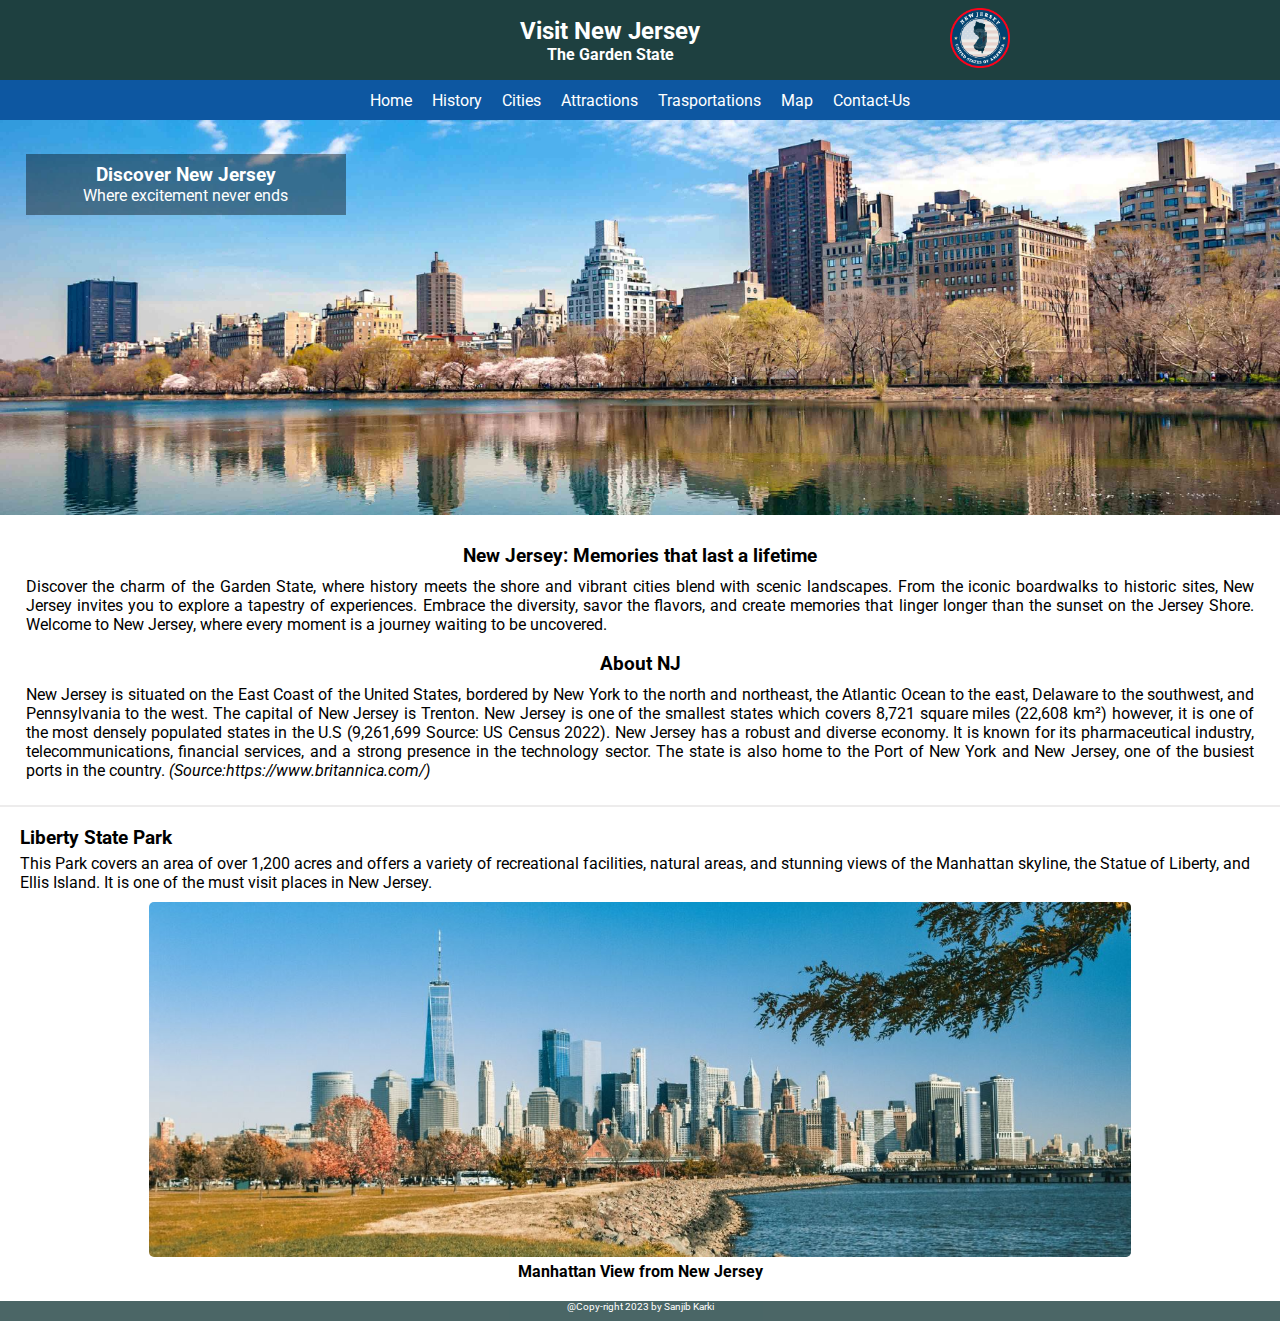
<file: newjersey/index.html>
<!DOCTYPE html>
<html lang="en">
  <head>
    <meta charset="UTF-8" />
    <meta name="viewport" content="width=device-width, initial-scale=1.0" />
    <title>Discover New Jersey</title>
    <!-- google font -->
    <link rel="preconnect" href="https://fonts.googleapis.com" />
    <link rel="preconnect" href="https://fonts.gstatic.com" crossorigin />
    <link href="https://fonts.googleapis.com/css2?family=Barlow+Semi+Condensed:wght@500;600&family=Dosis:wght@400;700&family=Karla:wght@400;700&family=Nunito:wght@400;800&family=Roboto:wght@400;700&display=swap" rel="stylesheet" />
    <!-- font awesome -->
    <link rel="stylesheet" href="https://cdnjs.cloudflare.com/ajax/libs/font-awesome/6.5.0/css/all.min.css" integrity="sha512-Avb2QiuDEEvB4bZJYdft2mNjVShBftLdPG8FJ0V7irTLQ8Uo0qcPxh4Plq7G5tGm0rU+1SPhVotteLpBERwTkw==" crossorigin="anonymous" referrerpolicy="no-referrer" />
    <link rel="stylesheet" href="style.css" />
  </head>
  <body>
    <div class="main-container">
      <header class="wgu-header">
        <div class="hamburger-menu">
          <i class="fa-solid fa-bars" onclick="showNav()"></i>
        </div>
        <div class="discover-nj">
          <h2>Visit New Jersey <h2>
              <h4>The Garden State</h4>
        </div>
        <div class="logo-nj">
          <img src="./images/logo.png " alt="nj logo" width="60px" />
        </div>
      </header>
      <nav class="hide-nav">
        <a href="index.html">
          <div class="nav-link nav-home">Home <i class="fa-solid fa-house"></i>
          </div>
        </a>
        <a href="history.html" target="_blank">
          <div class="nav-link">History</div>
        </a>
        <a href="cities.html" target="_blank">
          <div class="nav-link">Cities</div>
        </a>
        <a href="attractions.html" target="_blank">
          <div class="nav-link">Attractions</div>
        </a>
        <a href="transport.html" target="_blank">
          <div class="nav-link">Trasportations</div>
        </a>
        <a href="https://www.njpt.uscourts.gov/new-jersey-county-map" target="_blank">
          <div class="nav-link">Map</div>
        </a>
        <a href="contact.html" target="_blank">
          <div class="nav-link">Contact-Us</div>
        </a>
      </nav>
      <main class="wgu-main">
        <div class="main-heading">
          <h3>Discover New Jersey</h3>
          <p>Where excitement never ends</p>
        </div>
        <section class="banner">
          <img src="./images/jersey banner.jpg" alt="nj banner" />
        </section>
        <section class="nj-tourism">
          <h3>New Jersey: Memories that last a lifetime</h3>
          <p>
            <img src="./images/atlantic-city-3812182_1920.jpg" alt="travel photo" /> Discover the charm of the Garden State, where history meets the shore and vibrant cities blend with scenic landscapes. From the iconic boardwalks to historic sites, New Jersey invites you to explore a tapestry of experiences. Embrace the diversity, savor the flavors, and create memories that linger longer than the sunset on the Jersey Shore. Welcome to New Jersey, where every moment is a journey waiting to be uncovered.
          </p>
          <br>
          <h3>About NJ</h3>
          <p> New Jersey is situated on the East Coast of the United States, bordered by New York to the north and northeast, the Atlantic Ocean to the east, Delaware to the southwest, and Pennsylvania to the west. The capital of New Jersey is Trenton. New Jersey is one of the smallest states which covers 8,721 square miles (22,608 km²) however, it is one of the most densely populated states in the U.S (9,261,699 Source: US Census 2022). New Jersey has a robust and diverse economy. It is known for its pharmaceutical industry, telecommunications, financial services, and a strong presence in the technology sector. The state is also home to the Port of New York and New Jersey, one of the busiest ports in the country. <em>(Source:https://www.britannica.com/)</em></p>
        </section>
      </main>
      <aside class="wgu-aside">
        <h3 class="heading-text">Liberty State Park</h3>
        <p class="aside-text"> This Park covers an area of over 1,200 acres and offers a variety of recreational facilities, natural areas, and stunning views of the Manhattan skyline, the Statue of Liberty, and Ellis Island. It is one of the must visit places in New Jersey. </p>
        <img src="./images/nj.JPG" alt="Manhattan">
        <h4 class="ny-view">Manhattan View from New Jersey</h4>
      </aside>
      <footer class="wgu-footer">@Copy-right 2023 by Sanjib Karki</footer>
    </div>
    <script src="script.js"></script>
  </body>
</html>
</file>
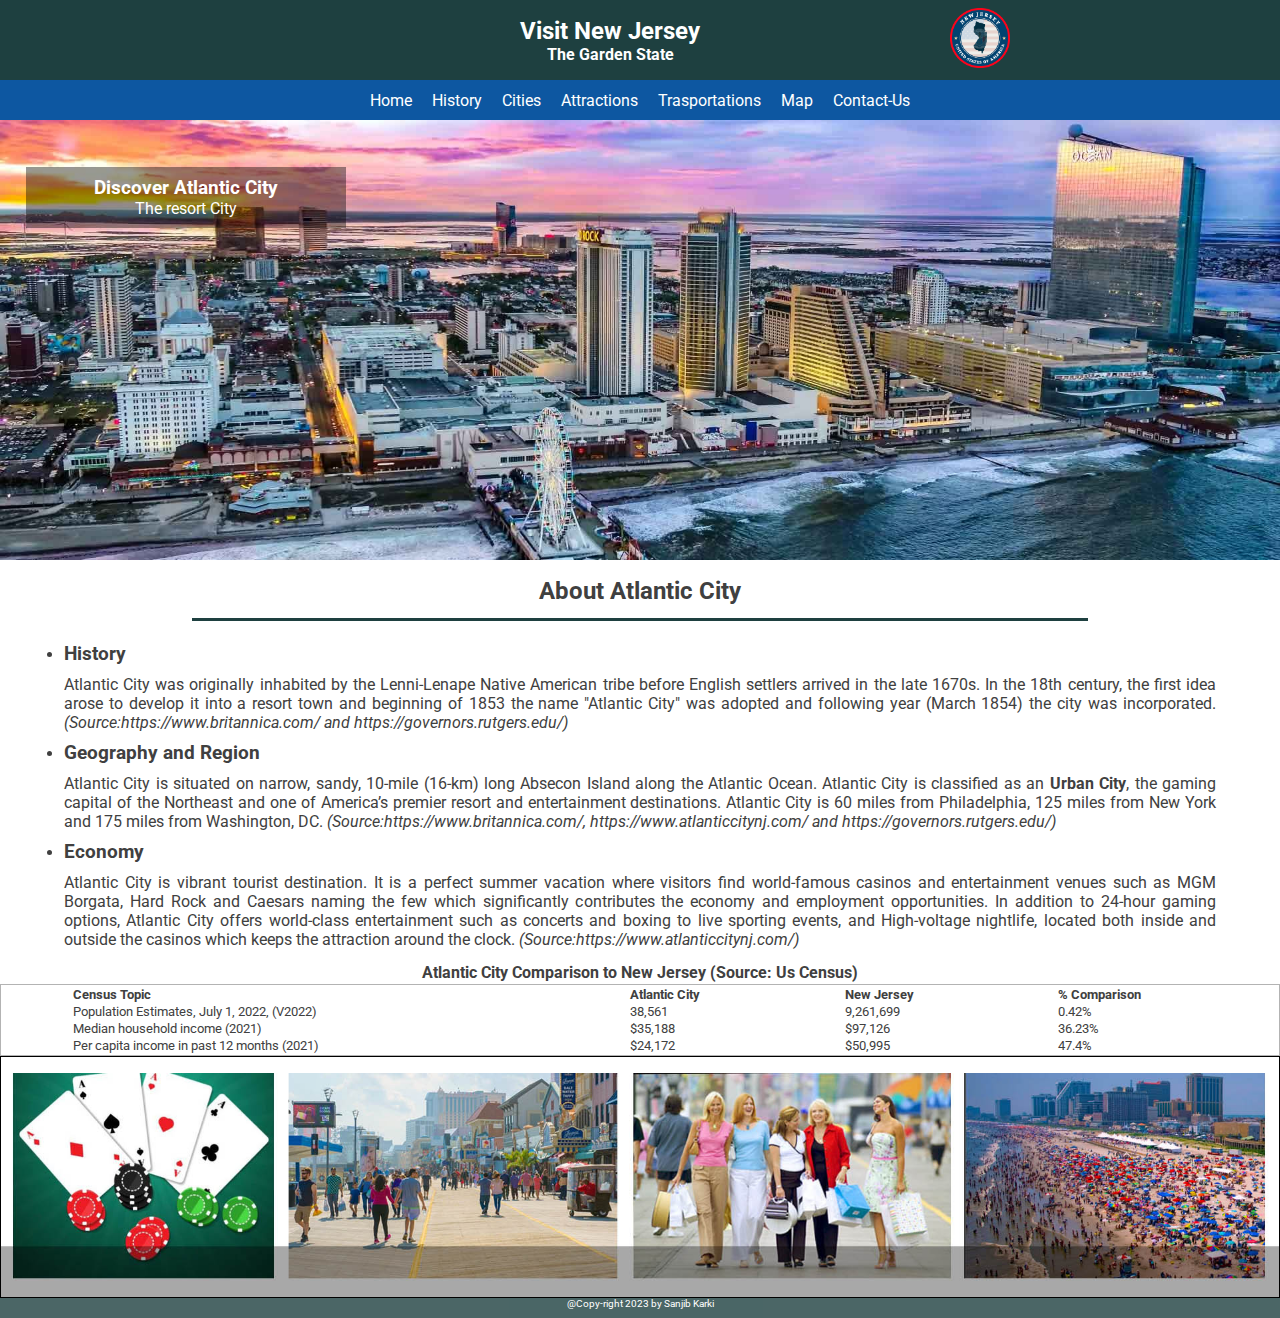
<file: newjersey/ac.html>
<!DOCTYPE html>
<html lang="en">
  <head>
    <meta charset="UTF-8" />
    <meta name="viewport" content="width=device-width, initial-scale=1.0" />
    <title>Discover Atlantic City</title>
    <!-- google font -->
    <link rel="preconnect" href="https://fonts.googleapis.com" />
    <link rel="preconnect" href="https://fonts.gstatic.com" crossorigin />
    <link href="https://fonts.googleapis.com/css2?family=Barlow+Semi+Condensed:wght@500;600&family=Dosis:wght@400;700&family=Karla:wght@400;700&family=Nunito:wght@400;800&family=Roboto:wght@400;700&display=swap" rel="stylesheet" />
    <!-- font awesome -->
    <link rel="stylesheet" href="https://cdnjs.cloudflare.com/ajax/libs/font-awesome/6.5.0/css/all.min.css" integrity="sha512-Avb2QiuDEEvB4bZJYdft2mNjVShBftLdPG8FJ0V7irTLQ8Uo0qcPxh4Plq7G5tGm0rU+1SPhVotteLpBERwTkw==" crossorigin="anonymous" referrerpolicy="no-referrer" />
    <link rel="stylesheet" href="ac-style.css" />
  </head>
  <body>
    <div class="main-container">
      <header class="wgu-header">
        <div class="hamburger-menu">
          <i class="fa-solid fa-bars" onclick="showNav()"></i>
        </div>
        <div class="discover-nj">
          <h2>Visit New Jersey <h2>
              <h4>The Garden State</h4>
        </div>
        <div class="logo-nj">
          <img src="./images/logo.png " alt="nj logo" width="60px" />
        </div>
      </header>
      <nav class="hide-nav">
        <a href="index.html">
          <div class="nav-link nav-home">Home <i class="fa-solid fa-house"></i>
          </div>
        </a>
        <a href="history.html" target="_blank">
          <div class="nav-link">History</div>
        </a>
        <a href="cities.html" target="_blank">
          <div class="nav-link">Cities</div>
        </a>
        <a href="attractions.html" target="_blank">
          <div class="nav-link">Attractions</div>
        </a>
        <a href="transport.html" target="_blank">
          <div class="nav-link">Trasportations</div>
        </a>
        <a href="https://www.njpt.uscourts.gov/new-jersey-county-map" target="_blank">
          <div class="nav-link">Map</div>
        </a>
        <a href="contact.html" target="_blank">
          <div class="nav-link">Contact-Us</div>
        </a>
      </nav>
      <main class="wgu-main">
        <div class="main-heading">
          <h3>Discover Atlantic City</h3>
          <p>The resort City</p>
        </div>
        <section class="banner">
          <img src="./images/ac-Croped.jpg" alt="nj banner" />
        </section>
        <section id="about-ac">
          <div id="about-ac-header">
            <h2>About Atlantic City</h2>
          </div>
          <div id="about-tc-content">
            <ul>
              <li>
                <h3>History</h3>
                <p> Atlantic City was originally inhabited by the Lenni-Lenape Native American tribe before English settlers arrived in the late 1670s. In the 18th century, the first idea arose to develop it into a resort town and beginning of 1853 the name "Atlantic City" was adopted and following year (March 1854) the city was incorporated. <em>(Source:https://www.britannica.com/ and https://governors.rutgers.edu/)</em>
                </p>
              </li>
              <li>
                <h3>Geography and Region</h3>
                <p>Atlantic City is situated on narrow, sandy, 10-mile (16-km) long Absecon Island along the Atlantic Ocean. Atlantic City is classified as an <strong>Urban City</strong>, the gaming capital of the Northeast and one of America’s premier resort and entertainment destinations. Atlantic City is 60 miles from Philadelphia, 125 miles from New York and 175 miles from Washington, DC. <em>(Source:https://www.britannica.com/, https://www.atlanticcitynj.com/ and https://governors.rutgers.edu/) </em>
                </p>
              </li>
              <li>
                <h3>Economy</h3>
                <p> Atlantic City is vibrant tourist destination. It is a perfect summer vacation where visitors find world-famous casinos and entertainment venues such as MGM Borgata, Hard Rock and Caesars naming the few which significantly contributes the economy and employment opportunities. In addition to 24-hour gaming options, Atlantic City offers world-class entertainment such as concerts and boxing to live sporting events, and High-voltage nightlife, located both inside and outside the casinos which keeps the attraction around the clock. <em>(Source:https://www.atlanticcitynj.com/)</em>
                </p>
              </li>
            </ul>
          </div>
        </section>
        <section class="census-table">
          <div>
            <table>
              <caption>
                <h3>Atlantic City Comparison to New Jersey (Source: Us Census)</h3>
              </caption>
              <tr>
                <th>Census Topic</th>
                <!-- <th width="340px">Census Topic</th> -->
                <th>Atlantic City</th>
                <th>New Jersey</th>
                <th>% Comparison</th>
              </tr>
              <tr>
                <td> Population Estimates, July 1, 2022, (V2022) </td>
                <td>38,561</td>
                <td>9,261,699</td>
                <td>0.42%</td>
              </tr>
              <tr>
                <td> Median household income (2021) </td>
                <td>$35,188</td>
                <td>$97,126</td>
                <td>36.23%</td>
              </tr>
              <tr>
                <td> Per capita income in past 12 months (2021) </td>
                <td>$24,172</td>
                <td>$50,995</td>
                <td>47.4%</td>
              </tr>
            </table>
          </div>
        </section>
      </main>
      <aside class="wgu-aside">
        <div>
          <img src="./images/ac-aside.jpg" alt="attraction picture" id="aside-img">
        </div>
      </aside>
      <footer class="wgu-footer">@Copy-right 2023 by Sanjib Karki</footer>
      <script src="ac-script.js"></script>
    </div>
  </body>
</html>
</file>
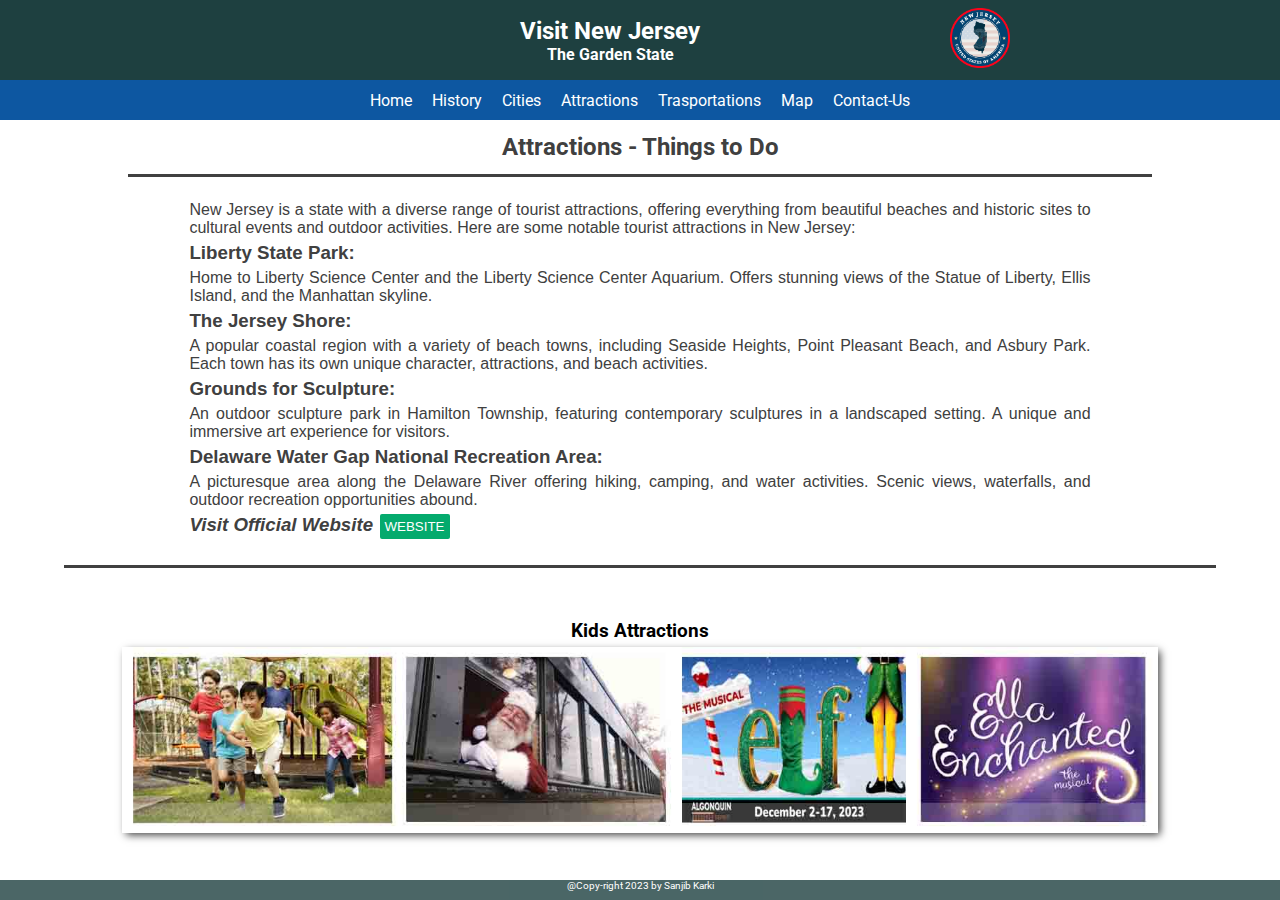
<file: newjersey/attractions.html>
<!DOCTYPE html>
<html lang="en">
  <head>
    <meta charset="UTF-8" />
    <meta name="viewport" content="width=device-width, initial-scale=1.0" />
    <title>New Jersey's Attractions</title>
    <!-- google font -->
    <link rel="preconnect" href="https://fonts.googleapis.com" />
    <link rel="preconnect" href="https://fonts.gstatic.com" crossorigin />
    <link
      href="https://fonts.googleapis.com/css2?family=Barlow+Semi+Condensed:wght@500;600&family=Dosis:wght@400;700&family=Karla:wght@400;700&family=Nunito:wght@400;800&family=Roboto:wght@400;700&display=swap"
      rel="stylesheet"
    />
    <!-- font awesome -->
    <link
      rel="stylesheet"
      href="https://cdnjs.cloudflare.com/ajax/libs/font-awesome/6.5.0/css/all.min.css"
      integrity="sha512-Avb2QiuDEEvB4bZJYdft2mNjVShBftLdPG8FJ0V7irTLQ8Uo0qcPxh4Plq7G5tGm0rU+1SPhVotteLpBERwTkw=="
      crossorigin="anonymous"
      referrerpolicy="no-referrer"
    />
    <link rel="stylesheet" href="attractions.css" />
  </head>
  <body>
    <div class="main-container">
      <header class="wgu-header">
        <div class="hamburger-menu">
          <i class="fa-solid fa-bars" onclick="showNav()"></i>
        </div>
        <div class="discover-nj">
          <h2>Visit New Jersey</h2>
          <h4>The Garden State</h4>
        </div>
        <div class="logo-nj">
          <img src="./images/logo.png " alt="nj logo" width="60" />
        </div>
      </header>
      <nav class="hide-nav">
        <a href="index.html">
          <div class="nav-link nav-home">
            Home <i class="fa-solid fa-house"></i>
          </div>
        </a>
        <a href="history.html" target="_blank">
          <div class="nav-link">History</div>
        </a>
        <a href="cities.html" target="_blank">
          <div class="nav-link">Cities</div>
        </a>
        <a href="attractions.html" target="_blank">
          <div class="nav-link">Attractions</div>
        </a>
        <a href="transport.html" target="_blank">
          <div class="nav-link">Trasportations</div>
        </a>
        <a
          href="https://www.njpt.uscourts.gov/new-jersey-county-map"
          target="_blank"
        >
          <div class="nav-link">Map</div>
        </a>
        <a href="contact.html" target="_blank">
          <div class="nav-link">Contact-Us</div>
        </a>
      </nav>
      <main class="wgu-main">
        <section id="section-header">
          <h2>Attractions - Things to Do</h2>
        </section>
        <section id="section-content">
          <div>
            New Jersey is a state with a diverse range of tourist attractions,
            offering everything from beautiful beaches and historic sites to
            cultural events and outdoor activities. Here are some notable
            tourist attractions in New Jersey:
            <h3>Liberty State Park:</h3>
            Home to Liberty Science Center and the Liberty Science Center
            Aquarium. Offers stunning views of the Statue of Liberty, Ellis
            Island, and the Manhattan skyline.
            <h3>The Jersey Shore:</h3>
            A popular coastal region with a variety of beach towns, including
            Seaside Heights, Point Pleasant Beach, and Asbury Park. Each town
            has its own unique character, attractions, and beach activities.
            <h3>Grounds for Sculpture:</h3>
            An outdoor sculpture park in Hamilton Township, featuring
            contemporary sculptures in a landscaped setting. A unique and
            immersive art experience for visitors.
            <h3>Delaware Water Gap National Recreation Area:</h3>
            A picturesque area along the Delaware River offering hiking,
            camping, and water activities. Scenic views, waterfalls, and outdoor
            recreation opportunities abound. <br />
            <h3 class="offcial-site">Visit Official Website</h3>
            <button class="button">
              <a href="https://visitnj.org/things-to-do" target="_blank">
                <i class="fa-solid fa-link"></i> WEBSITE
              </a>
            </button>
          </div>
        </section>
      </main>
      <aside>
        <h3>Kids Attractions</h3>
        <a href="https://visitnj.org/nj/events/children" target="_blank">
          <img
            src="./images/kids attractions.jpg"
            alt="kids photo"
            class="kids-img"
          />
        </a>
      </aside>
      <footer class="wgu-footer">@Copy-right 2023 by Sanjib Karki</footer>
      <script src="attractions.js"></script>
    </div>
  </body>
</html>
</file>
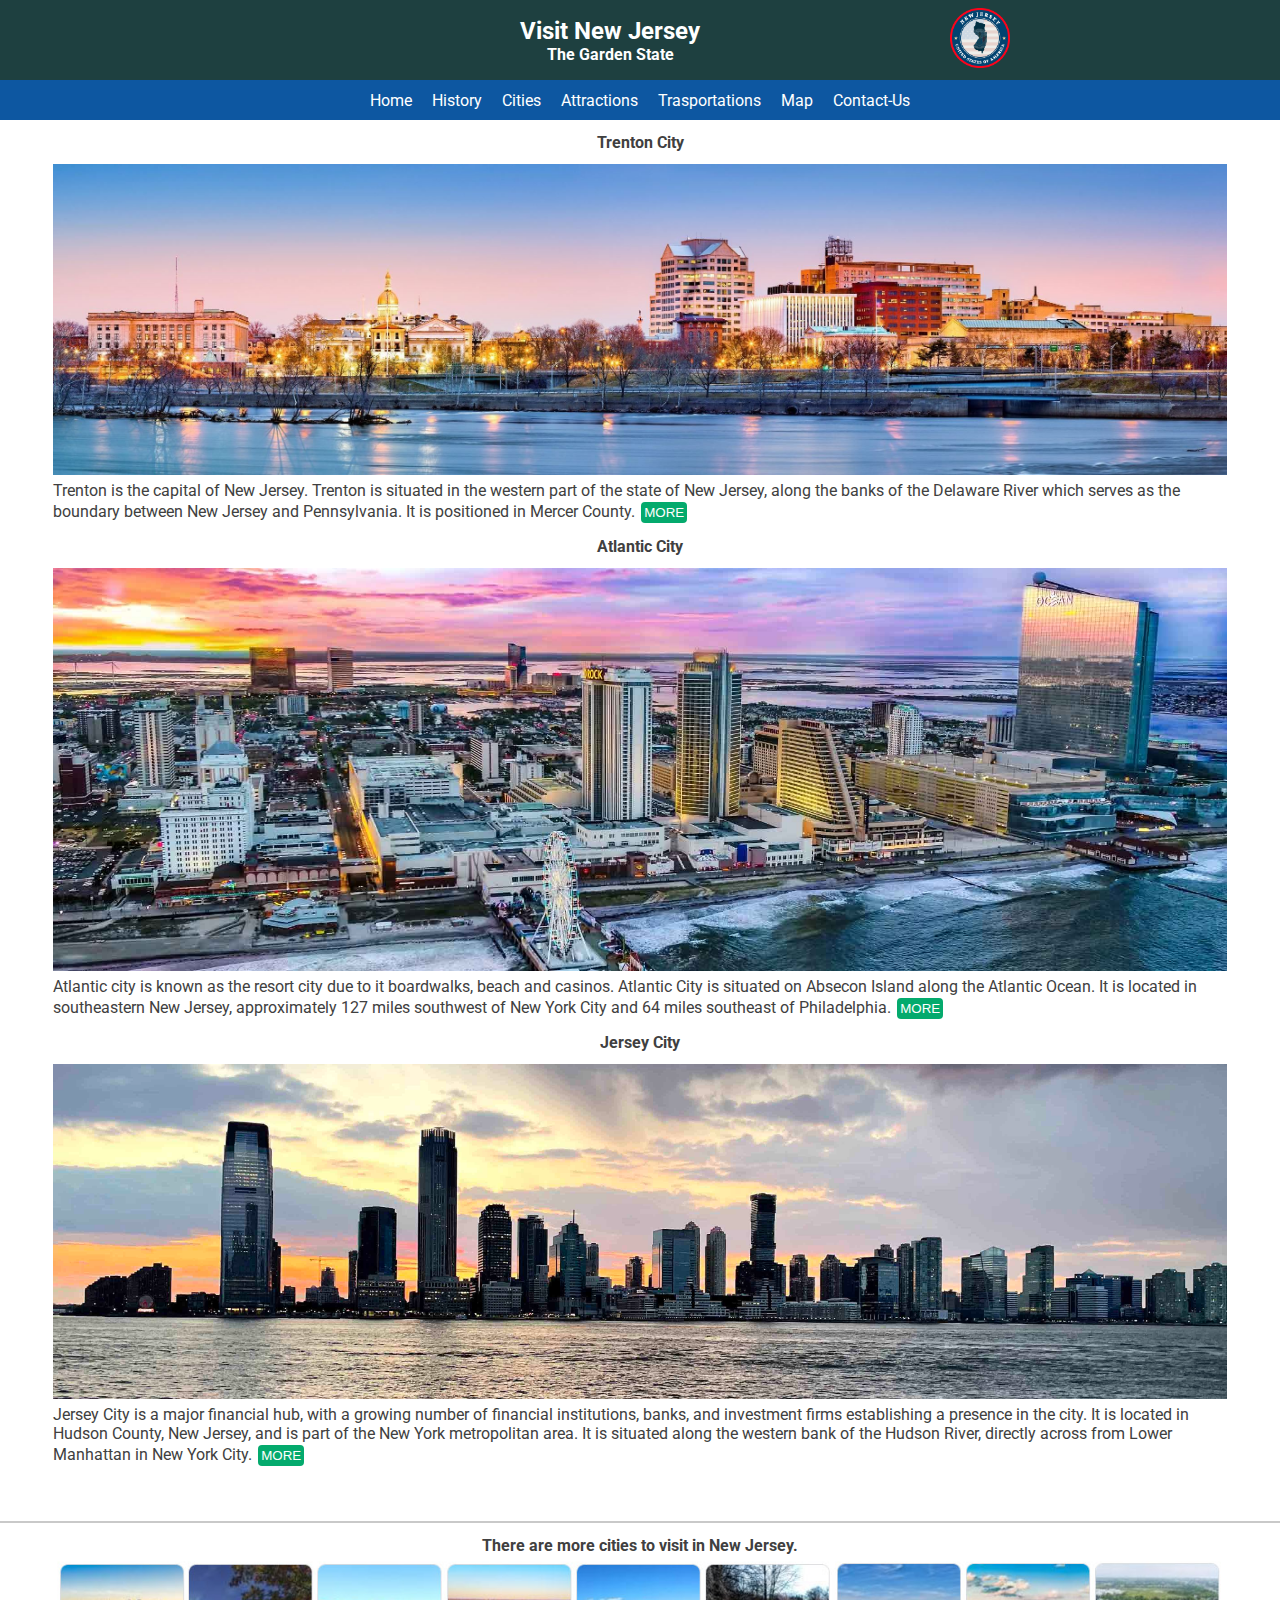
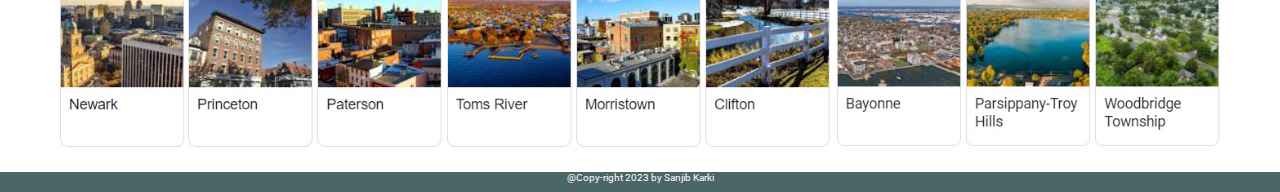
<file: newjersey/cities.html>
<!DOCTYPE html>
<html lang="en">
  <head>
    <meta charset="UTF-8" />
    <meta name="viewport" content="width=device-width, initial-scale=1.0" />
    <title>Popular Cities</title>
    <!-- google font -->
    <link rel="preconnect" href="https://fonts.googleapis.com" />
    <link rel="preconnect" href="https://fonts.gstatic.com" crossorigin />
    <link href="https://fonts.googleapis.com/css2?family=Barlow+Semi+Condensed:wght@500;600&family=Dosis:wght@400;700&family=Karla:wght@400;700&family=Nunito:wght@400;800&family=Roboto:wght@400;700&display=swap" rel="stylesheet" />
    <!-- font awesome -->
    <link rel="stylesheet" href="https://cdnjs.cloudflare.com/ajax/libs/font-awesome/6.5.0/css/all.min.css" integrity="sha512-Avb2QiuDEEvB4bZJYdft2mNjVShBftLdPG8FJ0V7irTLQ8Uo0qcPxh4Plq7G5tGm0rU+1SPhVotteLpBERwTkw==" crossorigin="anonymous" referrerpolicy="no-referrer" />
    <link rel="stylesheet" href="cities.css" />
  </head>
  <body>
    <div class="main-container">
      <header class="wgu-header">
        <div class="hamburger-menu">
          <i class="fa-solid fa-bars" onclick="showNav()"></i>
        </div>
        <div class="discover-nj">
          <h2>Visit New Jersey <h2>
              <h4>The Garden State</h4>
        </div>
        <div class="logo-nj">
          <img src="./images/logo.png " alt="nj logo" width="60px" />
        </div>
      </header>
      <nav class="hide-nav">
        <a href="index.html">
          <div class="nav-link nav-home">Home <i class="fa-solid fa-house"></i>
          </div>
        </a>
        <a href="history.html" target="_blank">
          <div class="nav-link">History</div>
        </a>
        <a href="cities.html" target="_blank">
          <div class="nav-link">Cities</div>
        </a>
        <a href="attractions.html" target="_blank">
          <div class="nav-link">Attractions</div>
        </a>
        <a href="transport.html" target="_blank">
          <div class="nav-link">Trasportations</div>
        </a>
        <a href="https://www.njpt.uscourts.gov/new-jersey-county-map" target="_blank">
          <div class="nav-link">Map</div>
        </a>
        <a href="contact.html" target="_blank">
          <div class="nav-link">Contact-Us</div>
        </a>
      </nav>
      <main class="wgu-main">
        <section id="section-city">
          <table style="width:100%">
            <!-- <caption><h3>Most Iconic Cities</h3></caption> -->
            <tr>
              <th>Trenton City</th>
            </tr>
            <tr>
              <td>
                <img src="./images/NJ-capitol.jpeg" alt="trenton city" width="100%">
              </td>
            </tr>
            <tr>
              <td>Trenton is the capital of New Jersey. Trenton is situated in the western part of the state of New Jersey, along the banks of the Delaware River which serves as the boundary between New Jersey and Pennsylvania. It is positioned in Mercer County. <button class="button">
                  <a href="tc.html" target="_blank">
                    <i class="fa-solid fa-link"></i> MORE </a>
                </button>
              </td>
            </tr>
            <tr>
              <th>Atlantic City</th>
            </tr>
            <tr>
              <td>
                <img src="./images/ac-Croped.jpg" alt="atlantic city" width="100%">
              </td>
            </tr>
            <tr>
              <td>Atlantic city is known as the resort city due to it boardwalks, beach and casinos. Atlantic City is situated on Absecon Island along the Atlantic Ocean. It is located in southeastern New Jersey, approximately 127 miles southwest of New York City and 64 miles southeast of Philadelphia. <button class="button">
                  <a href="ac.html" target="_blank">
                    <i class="fa-solid fa-link"></i> MORE </a>
                </button>
              </td>
            </tr>
            <tr>
              <th>Jersey City</th>
            </tr>
            <tr>
              <td>
                <img src="./images/Jersey_City.jpg" alt="Jersey_City" width="100%">
              </td>
            </tr>
            <tr>
              <td>Jersey City is a major financial hub, with a growing number of financial institutions, banks, and investment firms establishing a presence in the city. It is located in Hudson County, New Jersey, and is part of the New York metropolitan area. It is situated along the western bank of the Hudson River, directly across from Lower Manhattan in New York City. <button class="button">
                  <a href="jc.html" target="_blank">
                    <i class="fa-solid fa-link"></i> MORE </a>
                </button>
              </td>
            </tr>
          </table>
        </section>
      </main>
      <aside>
        <h4>There are more cities to visit in New Jersey. </h4>
        <a href="https://visitnj.org/new-jersey-cities-regions" target="_blank">
          <img src="./images/nj cities.jpg" alt="nj cities">
        </a>
      </aside>
      <footer class="wgu-footer">@Copy-right 2023 by Sanjib Karki</footer>
      <script src="cities.js"></script>
    </div>
  </body>
</html>
</file>
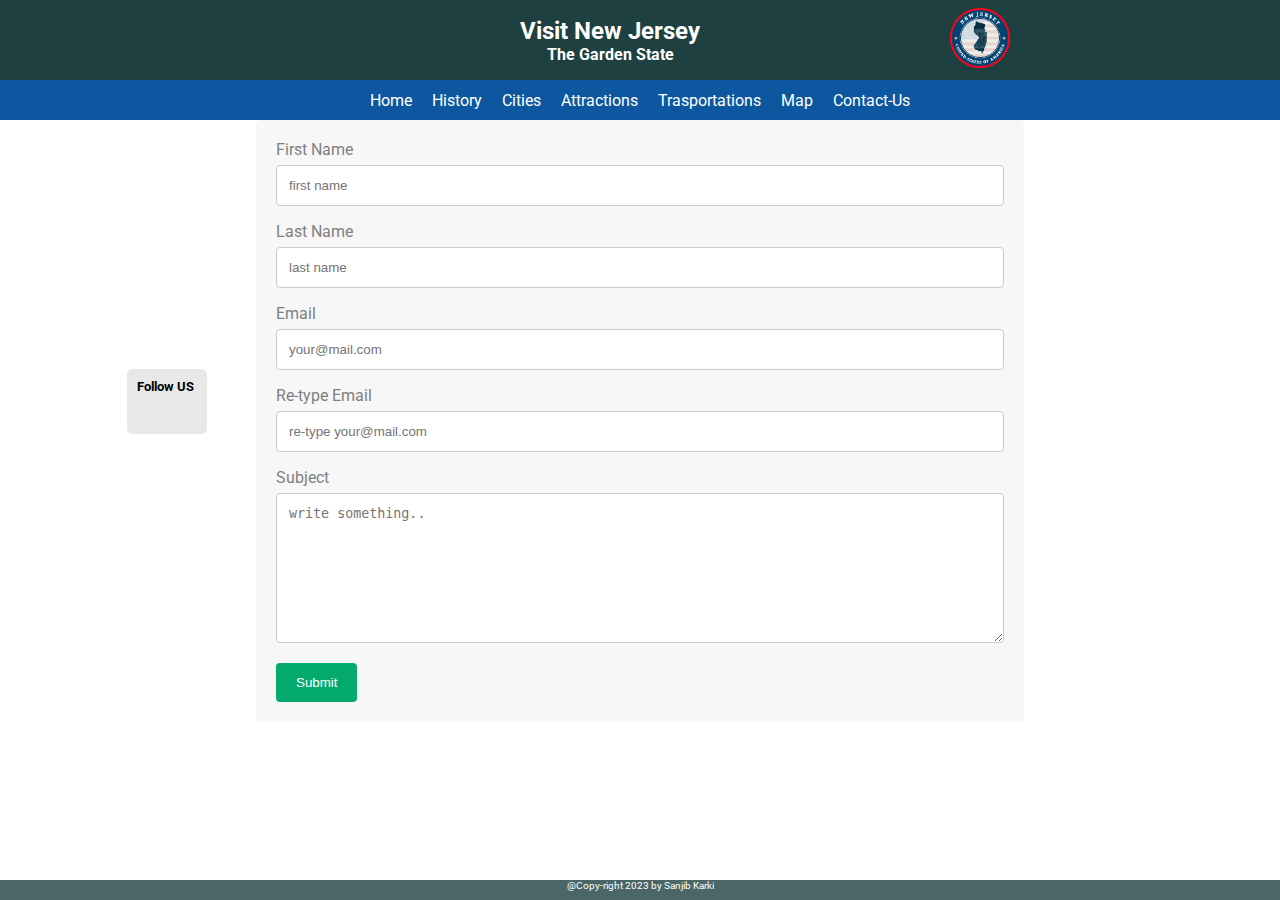
<file: newjersey/contact.html>
<!DOCTYPE html>
<html lang="en">
  <head>
    <meta charset="UTF-8" />
    <meta name="viewport" content="width=device-width, initial-scale=1.0" />
    <title>Contact-Us</title>
    <!-- google font -->
    <link rel="preconnect" href="https://fonts.googleapis.com" />
    <link rel="preconnect" href="https://fonts.gstatic.com" crossorigin />
    <link href="https://fonts.googleapis.com/css2?family=Barlow+Semi+Condensed:wght@500;600&family=Dosis:wght@400;700&family=Karla:wght@400;700&family=Nunito:wght@400;800&family=Roboto:wght@400;700&display=swap" rel="stylesheet" />
    <!-- font awesome -->
    <link rel="stylesheet" href="https://cdnjs.cloudflare.com/ajax/libs/font-awesome/6.5.0/css/all.min.css" integrity="sha512-Avb2QiuDEEvB4bZJYdft2mNjVShBftLdPG8FJ0V7irTLQ8Uo0qcPxh4Plq7G5tGm0rU+1SPhVotteLpBERwTkw==" crossorigin="anonymous" referrerpolicy="no-referrer" />
    <link rel="stylesheet" href="contact-style.css" />
  </head>
  <body>
    <div class="main-container">
      <header class="wgu-header">
        <div class="hamburger-menu">
          <i class="fa-solid fa-bars" onclick="showNav()"></i>
        </div>
        <div class="discover-nj">
          <h2>Visit New Jersey <h2>
              <h4>The Garden State</h4>
        </div>
        <div class="logo-nj">
          <img src="./images/logo.png " alt="nj logo" width="60px" />
        </div>
      </header>
      <nav class="hide-nav">
        <a href="index.html">
          <div class="nav-link nav-home">Home <i class="fa-solid fa-house"></i>
          </div>
        </a>
        <a href="history.html" target="_blank">
          <div class="nav-link">History</div>
        </a>
        <a href="cities.html" target="_blank">
          <div class="nav-link">Cities</div>
        </a>
        <a href="attractions.html" target="_blank">
          <div class="nav-link">Attractions</div>
        </a>
        <a href="transport.html" target="_blank">
          <div class="nav-link">Trasportations</div>
        </a>
        <a href="https://www.njpt.uscourts.gov/new-jersey-county-map" target="_blank">
          <div class="nav-link">Map</div>
        </a>
        <a href="contact.html" target="_blank">
          <div class="nav-link">Contact-Us</div>
        </a>
      </nav>
      <main class="wgu-main">
        <div id="form-container">
          <form action="" onsubmit="return validateForm()">
            <label for="fname">First Name</label>
            <input type="text" id="fname" name="firstname" placeholder="first name" required>
            <label for="lname">Last Name</label>
            <input type="text" id="lname" name="lastname" placeholder="last name" required>
            <label for="email1">Email</label>
            <input type="email" id="email1" name="email1" placeholder="your@mail.com" required>
            <label for="email1">Re-type Email</label>
            <input type="email" id="email2" name="email2" placeholder="re-type your@mail.com" required>
            <label for="subject">Subject</label>
            <textarea id="subject" name="subject" placeholder="write something.." style="height:150px" required></textarea>
            <input type="submit" value="Submit">
          </form>
        </div>
      </main>
      <aside>
        <div id="follow-us">
          <h5>Follow US</h5>
          <i class="fa-brands fa-facebook"></i>
          <i class="fa-brands fa-twitter"></i>
          <i class="fa-brands fa-instagram"></i>
        </div>
      </aside>
      <footer class="wgu-footer">@Copy-right 2023 by Sanjib Karki</footer>
      <script src="contact-script.js"></script>
    </div>
  </body>
</html>
</file>
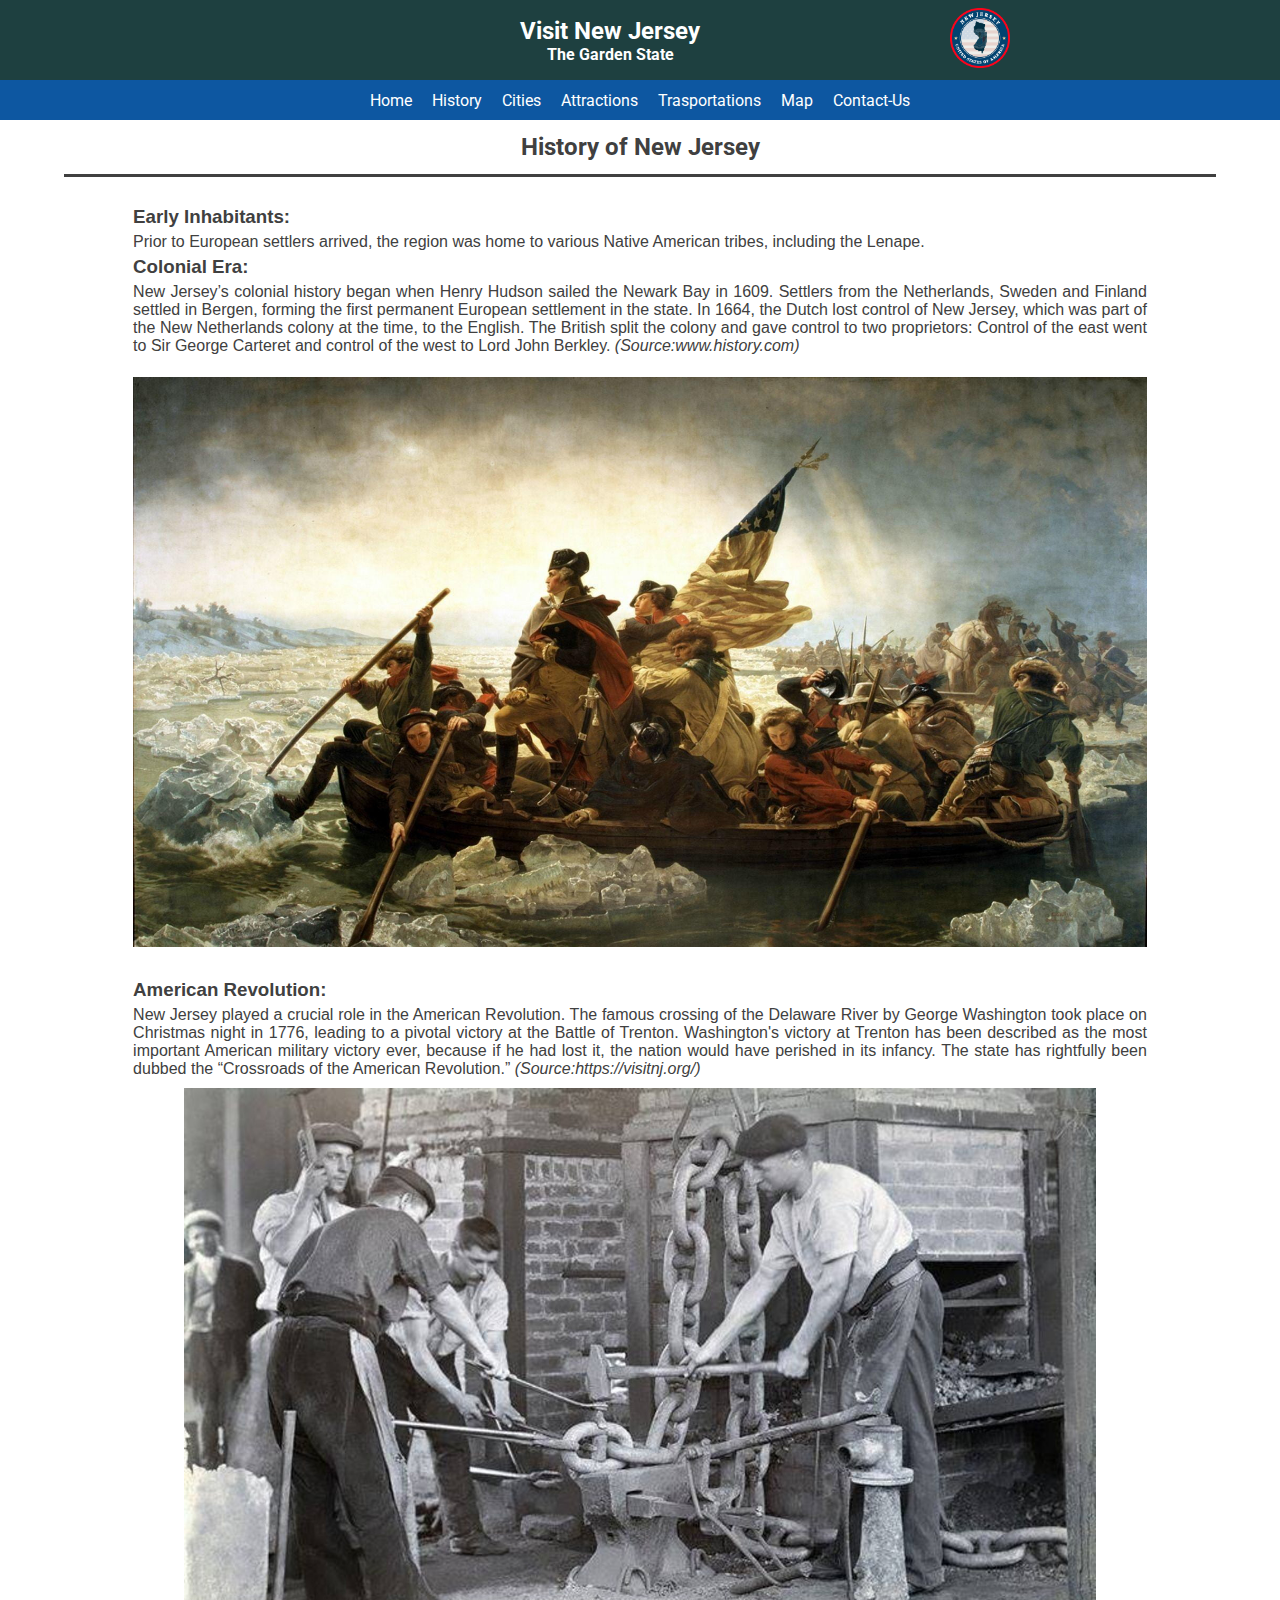
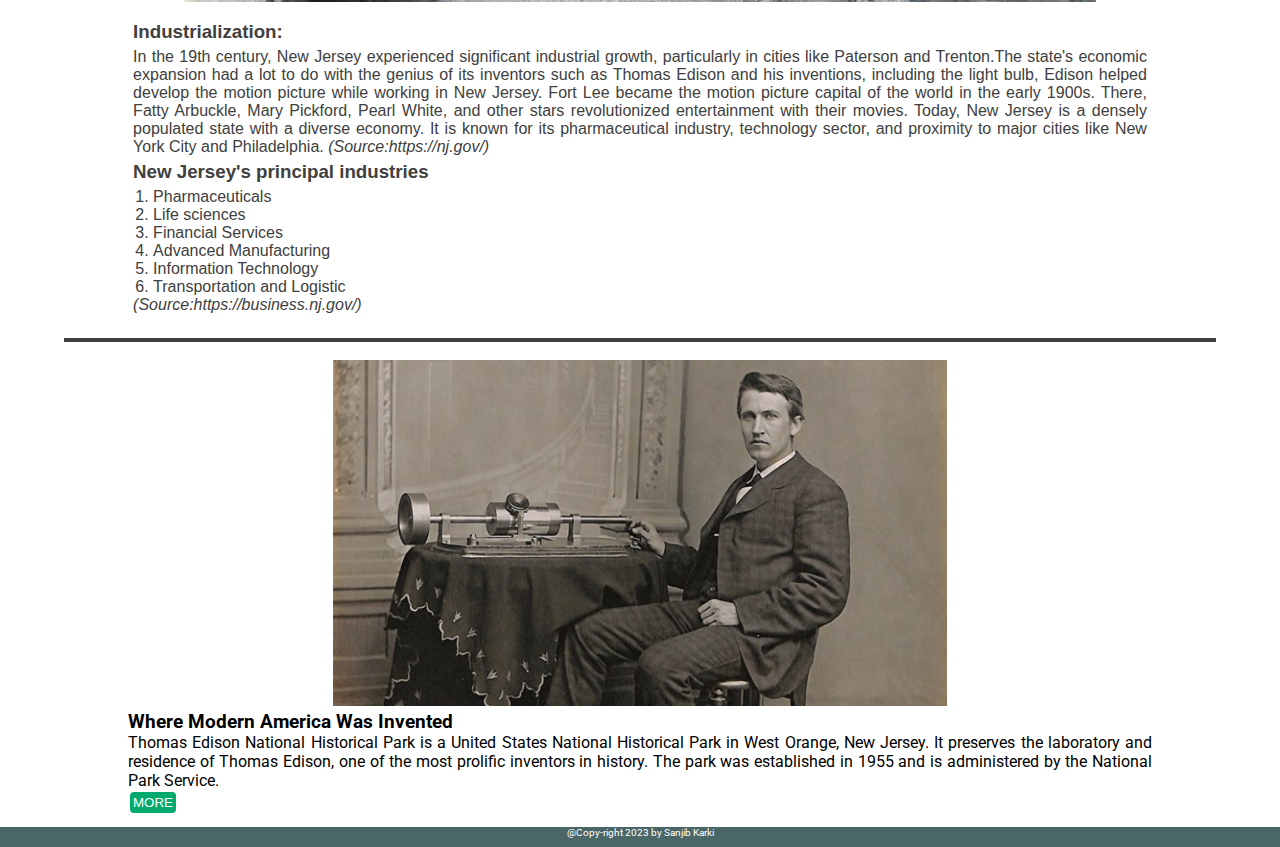
<file: newjersey/history.html>
<!DOCTYPE html>
<html lang="en">
  <head>
    <meta charset="UTF-8" />
    <meta name="viewport" content="width=device-width, initial-scale=1.0" />
    <title>New Jersey History</title>
    <!-- google font -->
    <link rel="preconnect" href="https://fonts.googleapis.com" />
    <link rel="preconnect" href="https://fonts.gstatic.com" crossorigin />
    <link href="https://fonts.googleapis.com/css2?family=Barlow+Semi+Condensed:wght@500;600&family=Dosis:wght@400;700&family=Karla:wght@400;700&family=Nunito:wght@400;800&family=Roboto:wght@400;700&display=swap" rel="stylesheet" />
    <!-- font awesome -->
    <link rel="stylesheet" href="https://cdnjs.cloudflare.com/ajax/libs/font-awesome/6.5.0/css/all.min.css" integrity="sha512-Avb2QiuDEEvB4bZJYdft2mNjVShBftLdPG8FJ0V7irTLQ8Uo0qcPxh4Plq7G5tGm0rU+1SPhVotteLpBERwTkw==" crossorigin="anonymous" referrerpolicy="no-referrer" />
    <link rel="stylesheet" href="history.css" />
  </head>
  <body>
    <div class="main-container">
      <header class="wgu-header">
        <div class="hamburger-menu">
          <i class="fa-solid fa-bars" onclick="showNav()"></i>
        </div>
        <div class="discover-nj">
          <h2>Visit New Jersey <h2>
              <h4>The Garden State</h4>
        </div>
        <div class="logo-nj">
          <img src="./images/logo.png " alt="nj logo" width="60px" />
        </div>
      </header>
      <nav class="hide-nav">
        <a href="index.html">
          <div class="nav-link nav-home">Home <i class="fa-solid fa-house"></i>
          </div>
        </a>
        <a href="history.html" target="_blank">
          <div class="nav-link">History</div>
        </a>
        <a href="cities.html" target="_blank">
          <div class="nav-link">Cities</div>
        </a>
        <a href="attractions.html" target="_blank">
          <div class="nav-link">Attractions</div>
        </a>
        <a href="transport.html" target="_blank">
          <div class="nav-link">Trasportations</div>
        </a>
        <a href="https://www.njpt.uscourts.gov/new-jersey-county-map" target="_blank">
          <div class="nav-link">Map</div>
        </a>
        <a href="contact.html" target="_blank">
          <div class="nav-link">Contact-Us</div>
        </a>
      </nav>
      <main class="wgu-main">
        <section id="section-header">
          <h2>History of New Jersey</h2>
        </section>
        <section id="section-content">
          <div>
            <h3>Early Inhabitants:</h3> Prior to European settlers arrived, the region was home to various Native American tribes, including the Lenape. <h3>Colonial Era: </h3>New Jersey’s colonial history began when Henry Hudson sailed the Newark Bay in 1609. Settlers from the Netherlands, Sweden and Finland settled in Bergen, forming the first permanent European settlement in the state. In 1664, the Dutch lost control of New Jersey, which was part of the New Netherlands colony at the time, to the English. The British split the colony and gave control to two proprietors: Control of the east went to Sir George Carteret and control of the west to Lord John Berkley. <em>(Source:www.history.com)</em>
          </div>
          <div>
            <img src="./images/washington.jpeg" alt="Washington">
          </div>
          <div>
            <h3>American Revolution: </h3>New Jersey played a crucial role in the American Revolution. The famous crossing of the Delaware River by George Washington took place on Christmas night in 1776, leading to a pivotal victory at the Battle of Trenton. Washington's victory at Trenton has been described as the most important American military victory ever, because if he had lost it, the nation would have perished in its infancy. The state has rightfully been dubbed the “Crossroads of the American Revolution.” <em>(Source:https://visitnj.org/)</em>
            <div>
              <img src="./images/industrial revolution.jpg" alt class="industrial revolution">
            </div>
            <h3>Industrialization:</h3> In the 19th century, New Jersey experienced significant industrial growth, particularly in cities like Paterson and Trenton.The state's economic expansion had a lot to do with the genius of its inventors such as Thomas Edison and his inventions, including the light bulb, Edison helped develop the motion picture while working in New Jersey. Fort Lee became the motion picture capital of the world in the early 1900s. There, Fatty Arbuckle, Mary Pickford, Pearl White, and other stars revolutionized entertainment with their movies. Today, New Jersey is a densely populated state with a diverse economy. It is known for its pharmaceutical industry, technology sector, and proximity to major cities like New York City and Philadelphia. <em>(Source:https://nj.gov/)</em>
            <h3>New Jersey's principal industries</h3>
            <ol>
              <li>Pharmaceuticals</li>
              <li>Life sciences</li>
              <li>Financial Services</li>
              <li>Advanced Manufacturing</li>
              <li>Information Technology</li>
              <li>Transportation and Logistic</li>
            </ol>
            <em>(Source:https://business.nj.gov/)</em>
          </div>
        </section>
      </main>
      <aside>
        <div class="img-container">
          <img src="./images/thomas-edition.jpg" alt="Thomas Edison">
        </div>
        <div class="aside-content">
          <h3>Where Modern America Was Invented</h3>
          <p>Thomas Edison National Historical Park is a United States National Historical Park in West Orange, New Jersey. It preserves the laboratory and residence of Thomas Edison, one of the most prolific inventors in history. The park was established in 1955 and is administered by the National Park Service. </p>
          <button class="button">
            <a href="https://www.nps.gov/edis/index.htm" target="_blank">
              <i class="fa-solid fa-link"></i> MORE </a>
          </button>
        </div>
      </aside>
      <footer class="wgu-footer">@Copy-right 2023 by Sanjib Karki</footer>
      <script src="history.js"></script>
    </div>
  </body>
</html>
</file>
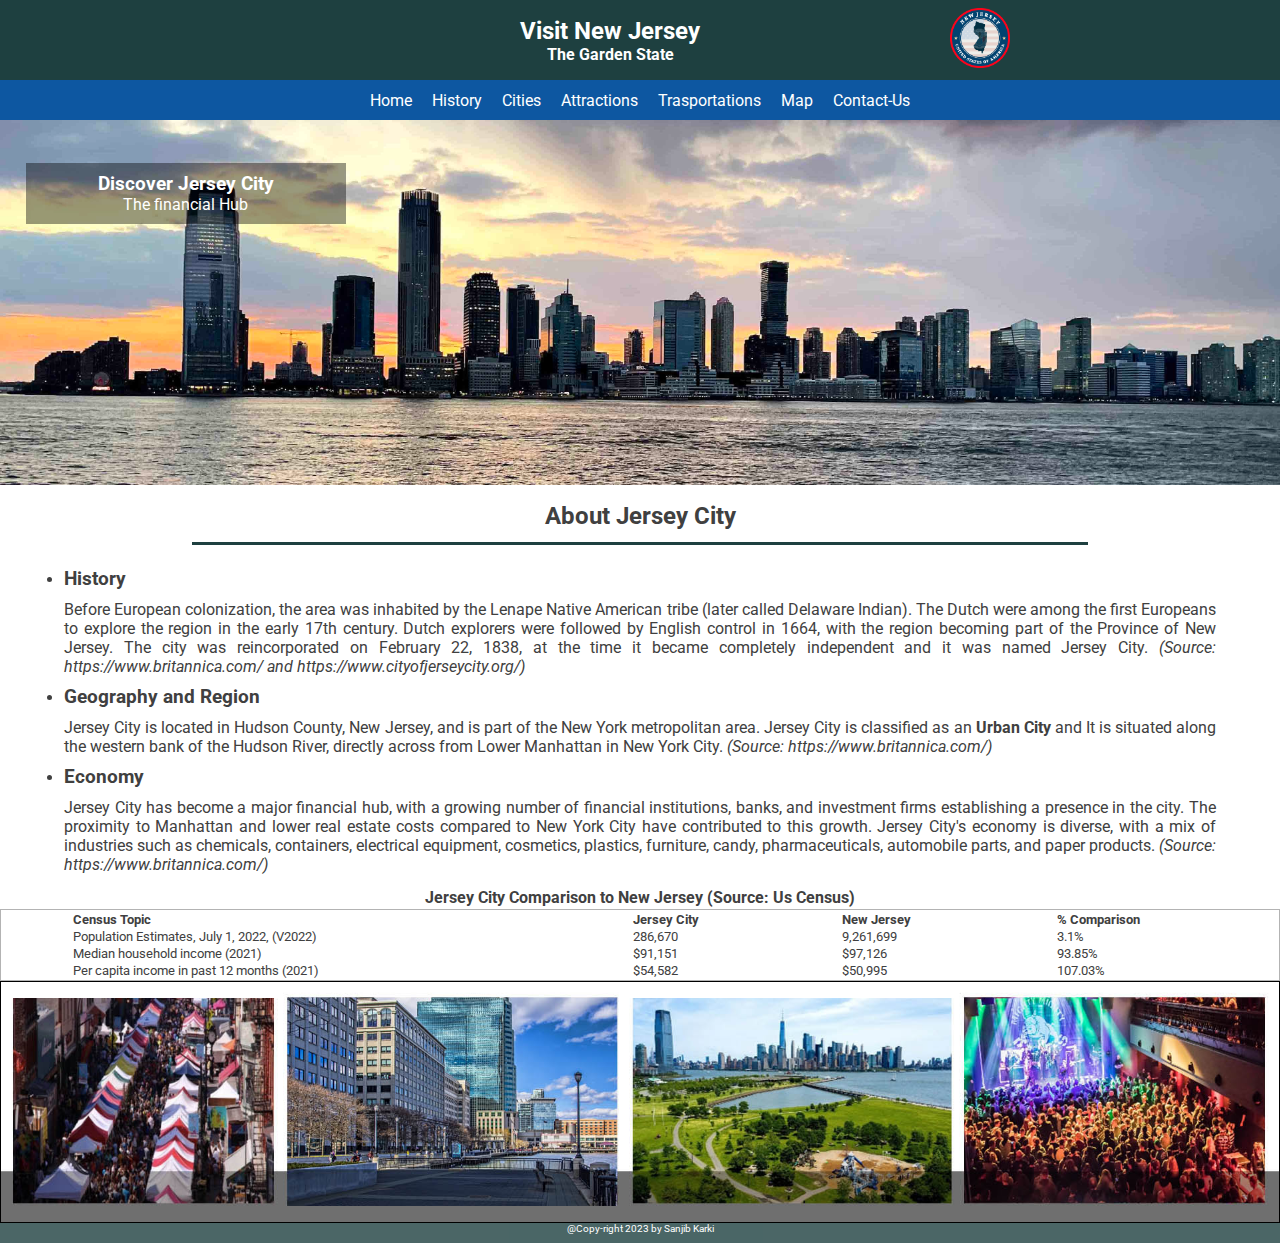
<file: newjersey/jc.html>
<!DOCTYPE html>
<html lang="en">
  <head>
    <meta charset="UTF-8" />
    <meta name="viewport" content="width=device-width, initial-scale=1.0" />
    <title>Discover Jersey City</title>
    <!-- google font -->
    <link rel="preconnect" href="https://fonts.googleapis.com" />
    <link rel="preconnect" href="https://fonts.gstatic.com" crossorigin />
    <link href="https://fonts.googleapis.com/css2?family=Barlow+Semi+Condensed:wght@500;600&family=Dosis:wght@400;700&family=Karla:wght@400;700&family=Nunito:wght@400;800&family=Roboto:wght@400;700&display=swap" rel="stylesheet" />
    <!-- font awesome -->
    <link rel="stylesheet" href="https://cdnjs.cloudflare.com/ajax/libs/font-awesome/6.5.0/css/all.min.css" integrity="sha512-Avb2QiuDEEvB4bZJYdft2mNjVShBftLdPG8FJ0V7irTLQ8Uo0qcPxh4Plq7G5tGm0rU+1SPhVotteLpBERwTkw==" crossorigin="anonymous" referrerpolicy="no-referrer" />
    <link rel="stylesheet" href="jc-style.css" />
  </head>
  <body>
    <div class="main-container">
      <header class="wgu-header">
        <div class="hamburger-menu">
          <i class="fa-solid fa-bars" onclick="showNav()"></i>
        </div>
        <div class="discover-nj">
          <h2>Visit New Jersey <h2>
              <h4>The Garden State</h4>
        </div>
        <div class="logo-nj">
          <img src="./images/logo.png " alt="nj logo" width="60px" />
        </div>
      </header>
      <nav class="hide-nav">
        <a href="index.html">
          <div class="nav-link nav-home">Home <i class="fa-solid fa-house"></i>
          </div>
        </a>
        <a href="history.html" target="_blank">
          <div class="nav-link">History</div>
        </a>
        <a href="cities.html" target="_blank">
          <div class="nav-link">Cities</div>
        </a>
        <a href="attractions.html" target="_blank">
          <div class="nav-link">Attractions</div>
        </a>
        <a href="transport.html" target="_blank">
          <div class="nav-link">Trasportations</div>
        </a>
        <a href="https://www.njpt.uscourts.gov/new-jersey-county-map" target="_blank">
          <div class="nav-link">Map</div>
        </a>
        <a href="contact.html" target="_blank">
          <div class="nav-link">Contact-Us</div>
        </a>
      </nav>
      <main class="wgu-main">
        <div class="main-heading">
          <h3>Discover Jersey City</h3>
          <p>The financial Hub</p>
        </div>
        <section class="banner">
          <img src="./images/Jersey_City.jpg" alt="jc banner" />
        </section>
        <section id="about-jc">
          <div id="about-jc-header">
            <h2>About Jersey City</h2>
          </div>
          <div id="about-jc-content">
            <ul>
              <li>
                <h3>History</h3>
                <p> Before European colonization, the area was inhabited by the Lenape Native American tribe (later called Delaware Indian). The Dutch were among the first Europeans to explore the region in the early 17th century. Dutch explorers were followed by English control in 1664, with the region becoming part of the Province of New Jersey. The city was reincorporated on February 22, 1838, at the time it became completely independent and it was named Jersey City. <em>(Source: https://www.britannica.com/ and https://www.cityofjerseycity.org/) </em>
                </p>
              </li>
              <li>
                <h3>Geography and Region</h3>
                <p>Jersey City is located in Hudson County, New Jersey, and is part of the New York metropolitan area. Jersey City is classified as an <strong>Urban City</strong> and It is situated along the western bank of the Hudson River, directly across from Lower Manhattan in New York City. <em>(Source: https://www.britannica.com/)</em>
                </p>
              </li>
              <li>
                <h3>Economy</h3>
                <p> Jersey City has become a major financial hub, with a growing number of financial institutions, banks, and investment firms establishing a presence in the city. The proximity to Manhattan and lower real estate costs compared to New York City have contributed to this growth. Jersey City's economy is diverse, with a mix of industries such as chemicals, containers, electrical equipment, cosmetics, plastics, furniture, candy, pharmaceuticals, automobile parts, and paper products. <em>(Source: https://www.britannica.com/)</em>
                </p>
              </li>
            </ul>
          </div>
        </section>
        <section class="census-table">
          <div>
            <table>
              <caption>
                <h3>Jersey City Comparison to New Jersey (Source: Us Census)</h3>
              </caption>
              <tr>
                <th>Census Topic</th>
                <!-- <th width="340px">Census Topic</th> -->
                <th>Jersey City</th>
                <th>New Jersey</th>
                <th>% Comparison</th>
              </tr>
              <tr>
                <td> Population Estimates, July 1, 2022, (V2022) </td>
                <td>286,670</td>
                <td>9,261,699</td>
                <td>3.1%</td>
              </tr>
              <tr>
                <td> Median household income (2021) </td>
                <td>$91,151</td>
                <td>$97,126</td>
                <td>93.85%</td>
              </tr>
              <tr>
                <td> Per capita income in past 12 months (2021) </td>
                <td>$54,582</td>
                <td>$50,995</td>
                <td>107.03%</td>
              </tr>
            </table>
          </div>
        </section>
      </main>
      <aside class="wgu-aside">
        <div>
          <img src="./images/jc-aside.jpg" alt="attraction picture" id="aside-img">
        </div>
      </aside>
      <footer class="wgu-footer">@Copy-right 2023 by Sanjib Karki</footer>
      <script src="jc-script.js"></script>
    </div>
  </body>
</html>
</file>
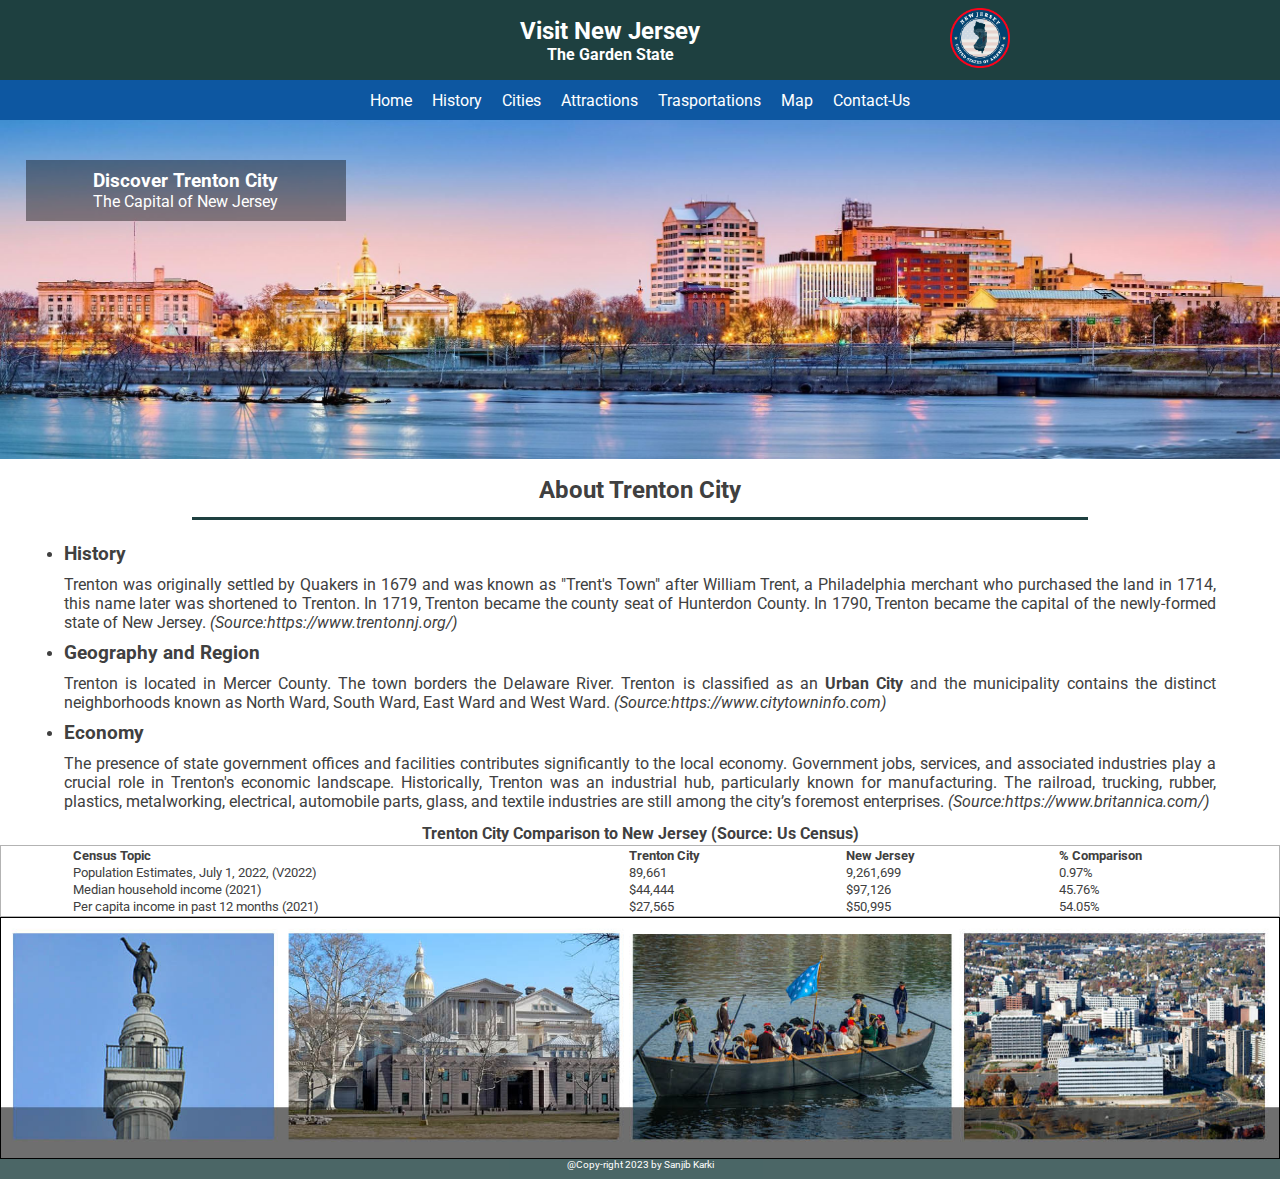
<file: newjersey/tc.html>
<!DOCTYPE html>
<html lang="en">
  <head>
    <meta charset="UTF-8" />
    <meta name="viewport" content="width=device-width, initial-scale=1.0" />
    <title>Discover Trenton City</title>
    <!-- google font -->
    <link rel="preconnect" href="https://fonts.googleapis.com" />
    <link rel="preconnect" href="https://fonts.gstatic.com" crossorigin />
    <link href="https://fonts.googleapis.com/css2?family=Barlow+Semi+Condensed:wght@500;600&family=Dosis:wght@400;700&family=Karla:wght@400;700&family=Nunito:wght@400;800&family=Roboto:wght@400;700&display=swap" rel="stylesheet" />
    <!-- font awesome -->
    <link rel="stylesheet" href="https://cdnjs.cloudflare.com/ajax/libs/font-awesome/6.5.0/css/all.min.css" integrity="sha512-Avb2QiuDEEvB4bZJYdft2mNjVShBftLdPG8FJ0V7irTLQ8Uo0qcPxh4Plq7G5tGm0rU+1SPhVotteLpBERwTkw==" crossorigin="anonymous" referrerpolicy="no-referrer" />
    <link rel="stylesheet" href="tc-style.css" />
  </head>
  <body>
    <div class="main-container">
      <header class="wgu-header">
        <div class="hamburger-menu">
          <i class="fa-solid fa-bars" onclick="showNav()"></i>
        </div>
        <div class="discover-nj">
          <h2>Visit New Jersey <h2>
              <h4>The Garden State</h4>
        </div>
        <div class="logo-nj">
          <img src="./images/logo.png " alt="nj logo" width="60px" />
        </div>
      </header>
      <nav class="hide-nav">
        <a href="index.html">
          <div class="nav-link nav-home">Home <i class="fa-solid fa-house"></i>
          </div>
        </a>
        <a href="history.html" target="_blank">
          <div class="nav-link">History</div>
        </a>
        <a href="cities.html" target="_blank">
          <div class="nav-link">Cities</div>
        </a>
        <a href="attractions.html" target="_blank">
          <div class="nav-link">Attractions</div>
        </a>
        <a href="transport.html" target="_blank">
          <div class="nav-link">Trasportations</div>
        </a>
        <a href="https://www.njpt.uscourts.gov/new-jersey-county-map" target="_blank">
          <div class="nav-link">Map</div>
        </a>
        <a href="contact.html" target="_blank">
          <div class="nav-link">Contact-Us</div>
        </a>
      </nav>
      <main class="wgu-main">
        <div class="main-heading">
          <h3>Discover Trenton City</h3>
          <p>The Capital of New Jersey</p>
        </div>
        <section class="banner">
          <img src="./images/NJ-capitol.jpeg" alt="jc banner" />
        </section>
        <section id="about-tc">
          <div id="about-tc-header">
            <h2>About Trenton City</h2>
          </div>
          <div id="about-tc-content">
            <ul>
              <li>
                <h3>History</h3>
                <p> Trenton was originally settled by Quakers in 1679 and was known as "Trent's Town" after William Trent, a Philadelphia merchant who purchased the land in 1714, this name later was shortened to Trenton. In 1719, Trenton became the county seat of Hunterdon County. In 1790, Trenton became the capital of the newly-formed state of New Jersey. <em>(Source:https://www.trentonnj.org/)</em>
                </p>
              </li>
              <li>
                <h3>Geography and Region</h3>
                <p>Trenton is located in Mercer County. The town borders the Delaware River. Trenton is classified as an <strong>Urban City</strong> and the municipality contains the distinct neighborhoods known as North Ward, South Ward, East Ward and West Ward. <em>(Source:https://www.citytowninfo.com)</em>
                </p>
              </li>
              <li>
                <h3>Economy</h3>
                <p> The presence of state government offices and facilities contributes significantly to the local economy. Government jobs, services, and associated industries play a crucial role in Trenton's economic landscape. Historically, Trenton was an industrial hub, particularly known for manufacturing. The railroad, trucking, rubber, plastics, metalworking, electrical, automobile parts, glass, and textile industries are still among the city’s foremost enterprises. <em>(Source:https://www.britannica.com/)</em>
                </p>
              </li>
            </ul>
          </div>
        </section>
        <section class="census-table">
          <div>
            <table>
              <caption>
                <h3>Trenton City Comparison to New Jersey (Source: Us Census)</h3>
              </caption>
              <tr>
                <th>Census Topic</th>
                <th>Trenton City</th>
                <th>New Jersey</th>
                <th>% Comparison</th>
              </tr>
              <tr>
                <td> Population Estimates, July 1, 2022, (V2022) </td>
                <td>89,661</td>
                <td>9,261,699</td>
                <td>0.97%</td>
              </tr>
              <tr>
                <td> Median household income (2021) </td>
                <td>$44,444</td>
                <td>$97,126</td>
                <td>45.76%</td>
              </tr>
              <tr>
                <td> Per capita income in past 12 months (2021) </td>
                <td>$27,565</td>
                <td>$50,995</td>
                <td>54.05%</td>
              </tr>
            </table>
          </div>
        </section>
      </main>
      <aside class="wgu-aside">
        <div>
          <img src="./images/tc-aside.jpg" alt="attraction picture" id="aside-img">
        </div>
      </aside>
      <footer class="wgu-footer">@Copy-right 2023 by Sanjib Karki</footer>
      <script src="tc-script.js"></script>
    </div>
  </body>
</html>
</file>
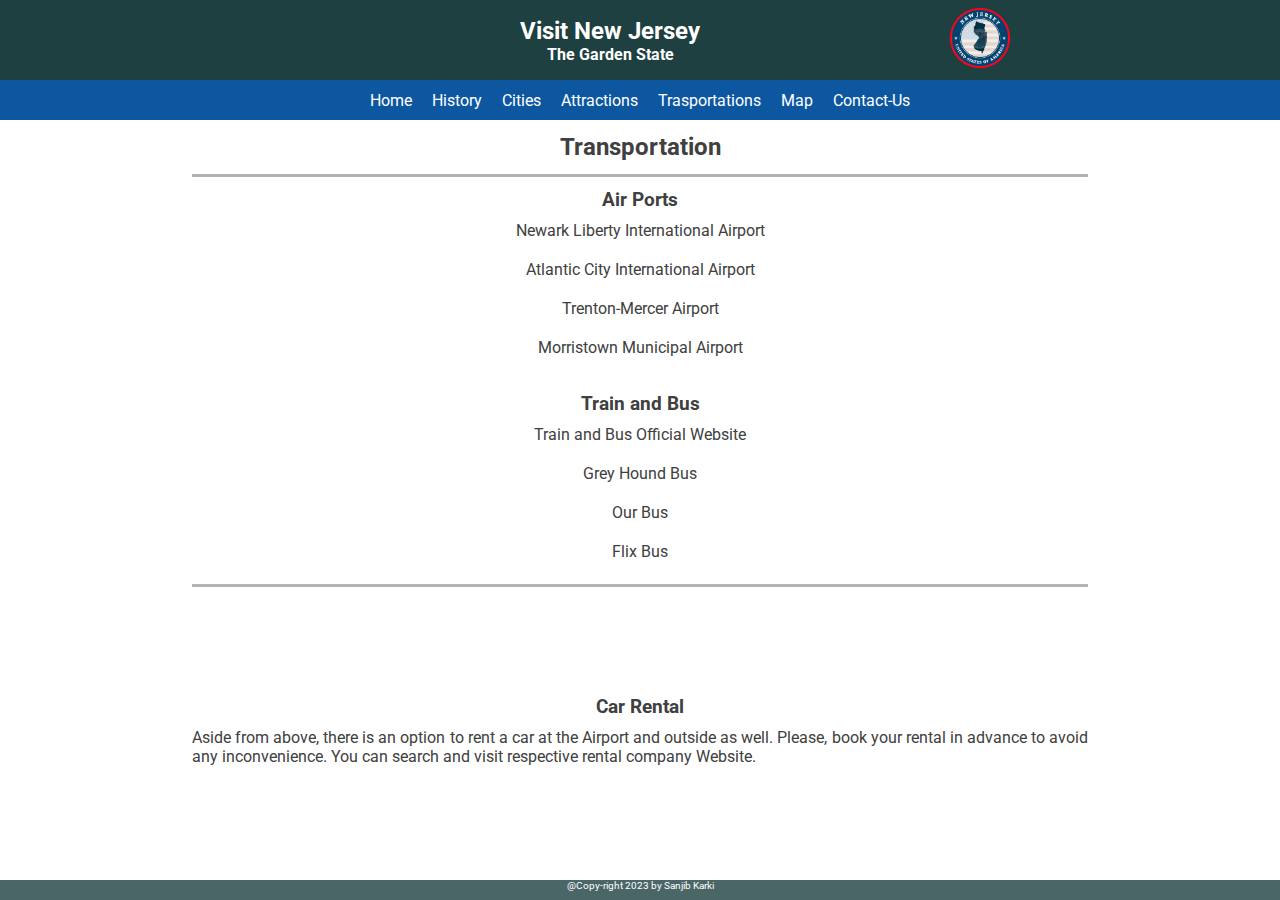
<file: newjersey/transport.html>
<!DOCTYPE html>
<html lang="en">
  <head>
    <meta charset="UTF-8" />
    <meta name="viewport" content="width=device-width, initial-scale=1.0" />
    <title>New Jersey's Transportations</title>
    <!-- google font -->
    <link rel="preconnect" href="https://fonts.googleapis.com" />
    <link rel="preconnect" href="https://fonts.gstatic.com" crossorigin />
    <link href="https://fonts.googleapis.com/css2?family=Barlow+Semi+Condensed:wght@500;600&family=Dosis:wght@400;700&family=Karla:wght@400;700&family=Nunito:wght@400;800&family=Roboto:wght@400;700&display=swap" rel="stylesheet" />
    <!-- font awesome -->
    <link rel="stylesheet" href="https://cdnjs.cloudflare.com/ajax/libs/font-awesome/6.5.0/css/all.min.css" integrity="sha512-Avb2QiuDEEvB4bZJYdft2mNjVShBftLdPG8FJ0V7irTLQ8Uo0qcPxh4Plq7G5tGm0rU+1SPhVotteLpBERwTkw==" crossorigin="anonymous" referrerpolicy="no-referrer" />
    <link rel="stylesheet" href="transport.css" />
  </head>
  <body>
    <div class="main-container">
      <header class="wgu-header">
        <div class="hamburger-menu">
          <i class="fa-solid fa-bars" onclick="showNav()"></i>
        </div>
        <div class="discover-nj">
          <h2>Visit New Jersey <h2>
              <h4>The Garden State</h4>
        </div>
        <div class="logo-nj">
          <img src="./images/logo.png " alt="nj logo" width="60px" />
        </div>
      </header>
      <nav class="hide-nav">
        <a href="index.html">
          <div class="nav-link nav-home">Home <i class="fa-solid fa-house"></i>
          </div>
        </a>
        <a href="history.html" target="_blank">
          <div class="nav-link">History</div>
        </a>
        <a href="cities.html" target="_blank">
          <div class="nav-link">Cities</div>
        </a>
        <a href="attractions.html" target="_blank">
          <div class="nav-link">Attractions</div>
        </a>
        <a href="transport.html" target="_blank">
          <div class="nav-link">Trasportations</div>
        </a>
        <a href="https://www.njpt.uscourts.gov/new-jersey-county-map" target="_blank">
          <div class="nav-link">Map</div>
        </a>
        <a href="contact.html" target="_blank">
          <div class="nav-link">Contact-Us</div>
        </a>
      </nav>
      <main class="wgu-main">
        <section id="section-header">
          <h2>Transportation</h2>
        </section>
        <section id="section-content">
          <h3>Air Ports <i class="fa-solid fa-plane-departure"></i>
          </h3>
          <p>
            <a href="https://www.newarkairport.com" target="_blank">Newark Liberty International Airport </a>
          </p>
          <p>
            <a href="https://www.atlanticcitynj.com/plan/transportation/atlantic-city-int-airport" target="_blank">Atlantic City International Airport </a>
          </p>
          <p>
            <a href="https://www.mercercounty.org/departments/transportation-and-infrastructure/trenton-mercer-airport" target="_blank">Trenton-Mercer Airport</a>
          </p>
          <p>
            <a href="https://www.mmuair.com" target="_blank">Morristown Municipal Airport</a>
          </p>
        </section>
        <section id="train-bus">
          <h3>Train <i class="fa-solid fa-train"></i> and Bus <i class="fa-solid fa-bus"></i>
          </h3>
          <p>
            <a href="https://www.njtransit.com" target="_blank">Train and Bus Official Website</a>
          </p>
          <p>
            <a href="https://www.greyhound.com" target="_blank">Grey Hound Bus</a>
          </p>
          <p>
            <a href="https://www.ourbus.com" target="_blank">Our Bus</a>
          </p>
          <p>
            <a href="https://www.flixbus.com" target="_blank">Flix Bus</a>
          </p>
        </section>
      </main>
      <aside>
        <h3>Car Rental <i class="fa-solid fa-car"></i>
        </h3>
        <div>
          <p>Aside from above, there is an option to rent a car at the Airport and outside as well. Please, book your rental in advance to avoid any inconvenience. You can search and visit respective rental company Website.</p>
        </div>
      </aside>
      <footer class="wgu-footer">@Copy-right 2023 by Sanjib Karki</footer>
      <script src="transport.js"></script>
    </div>
  </body>
</html>
</file>
<file: newjersey/style.css>
* {
  margin: 0;
  padding: 0;
  box-sizing: border-box;
}
html {
  /* background-color: pink; */
  font-size: 16px;
  font-family: "Barlow Semi Condensed", sans-serif;
  font-family: "Dosis", sans-serif;
  font-family: "Karla", sans-serif;
  font-family: "Nunito", sans-serif;
  font-family: "Roboto", sans-serif;
}
header {
  color: white;
  padding: 20px;
}
nav {
  color: white;
  background-color: #0d57a1;
  width: 100%;
  /* width: calc(100vw-16px); */
  margin: 0;
  padding: 0;
}
.nav-link {
  padding-bottom: 10px;
  padding-left: 10px;
}
.nav-home {
  padding-top: 10px;
}
main {
  color: white;
  text-align: justify;
}
nav a:hover,
nav a:active,
nav a:visited,
nav a:link {
  text-decoration: none;
  color: white;
}

/* =====flex sytle===== */
.discover-nj {
  text-align: center;
}
header {
  display: flex;
  justify-content: space-between;
  align-items: center;
}
.nav-link:hover {
  cursor: pointer;
  background-color: #1171d1;
}
.banner img {
  width: 100%;
  height: auto;
}
main {
  position: relative;
  top: 0%;
  left: 0%;
}
.main-heading {
  width: 50vw;
  position: absolute;
  background-color: rgba(0, 0, 0, 0.4);
  top: 5%;
  left: 2%;
  padding: 10px;
  text-align: center;
}
.nj-tourism {
  color: black;
  padding: 2%;
}
.nj-tourism h3 {
  padding-bottom: 10px;
  text-align: center;
}

.nj-tourism img {
  /* padding: 0; */
  width: 50%;
  height: auto;
  float: right;
  margin-left: 5px;
  box-shadow: 1px 1px 1px 1px rgba(0, 0, 0, 0.7);
}
aside {
  border-top: 2px solid rgba(194, 193, 193, 0.3);
  /* font-size: 0.9rem; */
  padding: 20px;
}
.aside-text {
  padding-bottom: 5px;
  padding-top: 5px;
}
aside img {
  width: 80%;
  border-radius: 10px;
  display: block;
  margin-left: auto;
  margin-right: auto;
  padding: 5px;
}
.image-holder h3 {
  text-align: center;
}
.ny-view {
  text-align: center;
  font-weight: bold;
}

footer {
  font-size: 0.6rem;
  text-align: center;
}
/* =====grid style===== */
.main-container {
  display: grid;
  height: 100vh;
  grid-template-rows: 80px 1fr 1fr 20px;
  grid-template-areas:
    "alias-header alias-header"
    "alias-main alias-main"
    "alias-aside alias-aside"
    "alias-footer alias-footer";
}
.main-container-expanded {
  /* grid-template-rows: 80px 35px 1fr 1fr 20px; */
  grid-template-rows: 80px 215px 1fr 1fr 20px;

  grid-template-areas:
    "alias-header alias-header"
    "alias-nav alias-nav"
    "alias-main alias-main"
    "alias-aside alias-aside"
    "alias-footer alias-footer";
}

header {
  background-color: #1e4040;
  grid-area: alias-header;
}
nav {
  grid-area: alias-nav;
}

.hide-nav {
  display: none;
}
main {
  /* background-color: pink; */
  grid-area: alias-main;
}

aside {
  /* background-color: maroon; */
  grid-area: alias-aside;
}
footer {
  background-color: #1e4040;
  opacity: 0.8;
  grid-area: alias-footer;
  color: white;
}
/* =====Referencing Bootstap Breakpoint=====  */
@media (min-width: 576px) {
  nav {
    display: block !important;
  }
  .main-container {
    /* display: grid; */
    grid-template-rows: 80px 40px 1fr 1fr 20px;
    grid-template-areas:
      "alias-header alias-header"
      "alias-nav alias-nav"
      "alias-main alias-main"
      "alias-aside alias-aside"
      "alias-footer alias-footer";
  }
  header {
    justify-content: space-evenly;
    align-items: center;
  }
  .fa-bars {
    display: none;
  }
  .main-heading {
    width: 25vw;
  }
  /* .nj-tourism {
    position: relative;
  } */
  .nj-tourism img {
    display: none;
  }
  nav {
    display: flex !important;
    justify-content: center;
    align-items: center;
    /* padding: 0;
    margin: 0; */
  }
  .nav-link {
    padding: 10px;
    margin: 0;
    height: 100%;
  }
}
</file>
<file: newjersey/ac-style.css>
/* ======common styling========= */
* {
  margin: 0;
  padding: 0;
  box-sizing: border-box;
}
html {
  font-size: 16px;
  font-family: "Barlow Semi Condensed", sans-serif;
  font-family: "Dosis", sans-serif;
  font-family: "Karla", sans-serif;
  font-family: "Nunito", sans-serif;
  font-family: "Roboto", sans-serif;
}

header {
  color: white;
  background-color: #1e4040;
  padding: 20px;
}
.discover-nj {
  text-align: center;
}
nav {
  color: white;
  background-color: #0d57a1;
  width: 100%;
  margin: 0;
  padding: 0;
}
.nav-link {
  padding-bottom: 10px;
  padding-left: 10px;
}
.nav-home {
  padding-top: 10px;
}
.nav-link:hover {
  cursor: pointer;
  background-color: #1171d1;
}
nav a:hover,
nav a:active,
nav a:visited,
nav a:link {
  text-decoration: none;
  color: white;
}
main {
  color: white;
}
.banner img {
  width: 100%;
  height: auto;
}
main {
  position: relative;
}
.main-heading {
  width: 50vw;
  position: absolute;
  background-color: rgba(0, 0, 0, 0.4);
  top: 4.5%;
  left: 2%;
  padding: 10px;
  text-align: center;
}
/* ===section Atlantic body text === */
#about-ac div {
  color: #404040;
  text-align: justify; /*fit text inside div*/
  padding: 1% 5%; /*padding for text and ul*/
}

#about-ac h3 {
  padding: 10px 0;
}

#about-ac-header {
  width: 70vw;
  margin: auto; /*center div*/
  border-bottom: 3px solid #1e4040;
  text-align: center !important;
}
.census-table {
  color: #404040;
}
table {
  width: 100%;
  font-size: smaller;
  border: 1px solid rgba(64, 64, 64, 0.4);
  text-align: left;
}
table th,
table td {
  padding: 0 20px;
}
caption {
  padding: 2px 0px;
}
/* ol {
  padding-left: 40px;
  list-style: none;
} */
aside {
  /* font-size: 0.9rem; */
  border: 1px solid black;
}
.aside-text {
  padding-bottom: 5px;
  padding-top: 5px;
}
aside img {
  width: 100%;
  /* border-radius: 10px; */
  display: block;
  margin-left: auto;
  margin-right: auto;
}
footer {
  font-size: 0.6rem;
  color: white;
  background-color: #1e4040;
  text-align: center;
  opacity: 0.8;
}
/* =====header flex sytle===== */
header {
  display: flex;
  justify-content: space-between;
  align-items: center;
}

/* =====grid style===== */
.main-container {
  display: grid;
  height: 100vh;
  grid-template-rows: 80px 1fr 1fr 20px;
  grid-template-areas:
    "alias-header alias-header"
    "alias-main alias-main"
    "alias-aside alias-aside"
    "alias-footer alias-footer";
}
.main-container-expanded {
  grid-template-rows: 80px 215px 1fr 1fr 20px;

  grid-template-areas:
    "alias-header alias-header"
    "alias-nav alias-nav"
    "alias-main alias-main"
    "alias-aside alias-aside"
    "alias-footer alias-footer";
}

header {
  grid-area: alias-header;
}
nav {
  grid-area: alias-nav;
}

.hide-nav {
  display: none;
}
main {
  grid-area: alias-main;
}
aside {
  grid-area: alias-aside;
}
footer {
  grid-area: alias-footer;
}
/* =====Referencing Bootstap Breakpoint=====  */
@media (min-width: 576px) {
  nav {
    display: block !important;
  }
  .main-container {
    /* display: grid; */
    grid-template-rows: 80px 40px 1fr 1fr 20px;
    grid-template-areas:
      "alias-header alias-header"
      "alias-nav alias-nav"
      "alias-main alias-main"
      "alias-aside alias-aside"
      "alias-footer alias-footer";
  }
  header {
    justify-content: space-evenly;
    align-items: center;
  }
  .fa-bars {
    display: none;
  }
  .main-heading {
    width: 25vw;
  }
  nav {
    display: flex !important;
    justify-content: center;
    align-items: center;
  }
  .nav-link {
    padding: 10px;
    margin: 0;
    height: 100%;
  }
  .main-heading {
    top: 5%;
  }
  table {
    padding-left: 50px;
  }
}
</file>
<file: newjersey/attractions.css>
/* ======common styling========= */
* {
  margin: 0;
  padding: 0;
  box-sizing: border-box;
}
html {
  font-size: 16px;
  font-family: "Barlow Semi Condensed", sans-serif;
  font-family: "Dosis", sans-serif;
  font-family: "Karla", sans-serif;
  font-family: "Nunito", sans-serif;
  font-family: "Roboto", sans-serif;
}

header {
  color: white;
  background-color: #1e4040;
  padding: 20px;
}
.discover-nj {
  text-align: center;
}
nav {
  color: white;
  background-color: #0d57a1;
  width: 100%;
  margin: 0;
  padding: 0;
}
.nav-link {
  padding-bottom: 10px;
  padding-left: 10px;
}
.nav-home {
  padding-top: 10px;
}
.nav-link:hover {
  cursor: pointer;
  background-color: #1171d1;
}
main {
  color: #404040;
}
.banner img {
  width: 100%;
  height: auto;
}
.wgu-main {
  position: relative;
  top: 0%;
  left: 0%;
}

#section-header {
  width: 80vw;
  margin: auto; /*center div*/
  border-bottom: 3px solid #404040;
  text-align: center;
  padding: 1%;
}
#section-content {
  width: 90vw;
  margin: auto; /*center div*/
  border-bottom: 3px solid #404040;
  text-align: center;
  padding: 1%;
}
#section-content div {
  padding: 1% 10%;
  font-family: Arial, Helvetica, sans-serif;
  /* font-size: 0.9rem; */
  text-align: justify;
}
main h3 {
  padding: 5px 0px;
}
.offcial-site {
  display: inline-block;
  font-style: italic;
}
.button {
  color: white;
  background-color: #04aa6d;
  border: none;
  border-radius: 2px;
  padding: 5px;
  margin: 2px;
}
.button:hover {
  background-color: #1171d1;
}
a:hover,
a:active,
a:visited,
a:link {
  text-decoration: none;
  color: white;
}
aside {
  width: 90vw;
  margin: auto;
}
aside h3 {
  padding-bottom: 5px;
  padding-top: 5px;
  text-align: center;
}
.kids-img {
  width: 90%;
  /* border-radius: 10px; */
  display: block;
  margin-left: auto;
  margin-right: auto;
  box-shadow: 3px 3px 8px -1px rgba(0, 0, 0, 0.75);
}
.kids-img:hover {
  cursor: pointer;
  opacity: 0.7;
}
footer {
  font-size: 0.6rem;
  color: white;
  background-color: #1e4040;
  text-align: center;
  opacity: 0.8;
}
/* =====header flex sytle===== */
header {
  display: flex;
  justify-content: space-between;
  align-items: center;
}

/* =====grid style===== */
.main-container {
  display: grid;
  height: 100vh;
  grid-template-rows: 80px 1fr 1fr 20px;
  grid-template-areas:
    "alias-header alias-header"
    "alias-main alias-main"
    "alias-aside alias-aside"
    "alias-footer alias-footer";
}
.main-container-expanded {
  grid-template-rows: 80px 215px 1fr 1fr 20px;

  grid-template-areas:
    "alias-header alias-header"
    "alias-nav alias-nav"
    "alias-main alias-main"
    "alias-aside alias-aside"
    "alias-footer alias-footer";
}

header {
  grid-area: alias-header;
}
nav {
  grid-area: alias-nav;
}
.hide-nav {
  display: none;
}
main {
  /* overflow-y: scroll; */
  grid-area: alias-main;
}
aside {
  grid-area: alias-aside;
}
footer {
  grid-area: alias-footer;
}

/* =====Referencing Bootstap Breakpoint=====  */
@media (min-width: 576px) {
  nav {
    display: block !important;
  }
  .main-container {
    /* display: grid; */
    grid-template-rows: 80px 40px 1fr 1fr 20px;
    grid-template-areas:
      "alias-header alias-header"
      "alias-nav alias-nav"
      "alias-main alias-main"
      "alias-aside alias-aside"
      "alias-footer alias-footer";
  }
  header {
    justify-content: space-evenly;
    align-items: center;
  }
  .fa-bars {
    display: none;
  }
  .main-heading {
    width: 25vw;
  }
  nav {
    display: flex !important;
    justify-content: center;
    align-items: center;
  }
  .nav-link {
    padding: 10px;
    margin: 0;
    height: 100%;
  }
}
</file>
<file: newjersey/cities.css>
/* ======common styling========= */
* {
  margin: 0;
  padding: 0;
  box-sizing: border-box;
}
html {
  font-size: 16px;
  font-family: "Barlow Semi Condensed", sans-serif;
  font-family: "Dosis", sans-serif;
  font-family: "Karla", sans-serif;
  font-family: "Nunito", sans-serif;
  font-family: "Roboto", sans-serif;
}

header {
  color: white;
  background-color: #1e4040;
  padding: 20px;
}
.discover-nj {
  text-align: center;
}
nav {
  color: white;
  background-color: #0d57a1;
  width: 100%;
  margin: 0;
  padding: 0;
}
.nav-link {
  padding-bottom: 10px;
  padding-left: 10px;
}
.nav-home {
  padding-top: 10px;
}
.nav-link:hover {
  cursor: pointer;
  background-color: #1171d1;
}
nav a:hover,
nav a:active,
nav a:visited,
nav a:link {
  text-decoration: none;
  color: white;
}
main {
  color: 404040;
}
.banner img {
  width: 100%;
  height: auto;
}
.wgu-main {
  position: relative;
  top: 0%;
  left: 0%;
  color: #404040;
}

#section-city {
  width: 100%;
  margin: auto; /*center div*/

  padding: 4%;
  padding-top: 1px; /*override top*/
}
th {
  padding: 10px 0;
}
aside {
  /* font-size: 0.9rem; */
  border-top: 2px solid rgb(201, 201, 201);
  padding: 1% 4%;
  text-align: center;
  color: #404040;
}
aside img {
  width: 100%;
}
.button {
  color: white;
  background-color: #04aa6d;
  border: none;
  border-radius: 4px;
  padding: 3px;
  margin: 2px;
}
.button:hover {
  background-color: #1171d1;
}
a:hover,
a:active,
a:visited,
a:link {
  text-decoration: none;
  color: white;
}
aside img:hover {
  opacity: 0.6;
  width: 101%;
}

footer {
  font-size: 0.6rem;
  color: white;
  background-color: #1e4040;
  text-align: center;
  opacity: 0.8;
}
/* =====header flex sytle===== */
header {
  display: flex;
  justify-content: space-between;
  align-items: center;
}

/* =====grid style===== */
.main-container {
  display: grid;
  height: 100vh;
  grid-template-rows: 80px 1fr 1fr 20px;
  grid-template-areas:
    "alias-header alias-header"
    "alias-main alias-main"
    "alias-aside alias-aside"
    "alias-footer alias-footer";
}
.main-container-expanded {
  grid-template-rows: 80px 215px 1fr 1fr 20px;

  grid-template-areas:
    "alias-header alias-header"
    "alias-nav alias-nav"
    "alias-main alias-main"
    "alias-aside alias-aside"
    "alias-footer alias-footer";
}

header {
  grid-area: alias-header;
}
nav {
  grid-area: alias-nav;
}
.hide-nav {
  display: none;
}
main {
  /* overflow-y: scroll; */
  grid-area: alias-main;
}
aside {
  grid-area: alias-aside;
}
footer {
  grid-area: alias-footer;
}

/* =====Referencing Bootstap Breakpoint=====  */
@media (min-width: 576px) {
  nav {
    display: block !important;
  }
  .main-container {
    /* display: grid; */
    grid-template-rows: 80px 40px 1fr 1fr 20px;
    grid-template-areas:
      "alias-header alias-header"
      "alias-nav alias-nav"
      "alias-main alias-main"
      "alias-aside alias-aside"
      "alias-footer alias-footer";
  }
  header {
    justify-content: space-evenly;
    align-items: center;
  }
  .fa-bars {
    display: none;
  }
  .main-heading {
    width: 25vw;
  }
  nav {
    display: flex !important;
    justify-content: center;
    align-items: center;
  }
  .nav-link {
    padding: 10px;
    margin: 0;
    height: 100%;
  }
}
</file>
<file: newjersey/contact-style.css>
/* ======common styling========= */
* {
  margin: 0;
  padding: 0;
  box-sizing: border-box;
}
html {
  font-size: 16px;
  font-family: "Barlow Semi Condensed", sans-serif;
  font-family: "Dosis", sans-serif;
  font-family: "Karla", sans-serif;
  font-family: "Nunito", sans-serif;
  font-family: "Roboto", sans-serif;
}

header {
  color: white;
  background-color: #1e4040;
  padding: 20px;
}
.discover-nj {
  text-align: center;
}
nav {
  color: white;
  background-color: #0d57a1;
  width: 100%;
  margin: 0;
  padding: 0;
}
.nav-link {
  padding-bottom: 10px;
  padding-left: 10px;
}
.nav-home {
  padding-top: 10px;
}
.nav-link:hover {
  cursor: pointer;
  background-color: #1171d1;
}
nav a:hover,
nav a:active,
nav a:visited,
nav a:link {
  text-decoration: none;
  color: white;
}
main {
  color: grey;
}
.banner img {
  width: 100%;
  height: auto;
}
main {
  position: relative;
  top: 0%;
  left: 0%;
}
.main-heading {
  width: 50vw;
  position: absolute;
  background-color: rgba(0, 0, 0, 0.4);
  top: 5%;
  left: 2%;
  padding: 10px;
  text-align: center;
}

#about-ac div {
  color: #404040;
  text-align: justify; /*fit text inside div*/
}
#about-ac-header {
  text-align: center !important;
}
#about-ac h3 {
  padding: 10px 0;
}

#about-ac-header {
  width: 70vw;
  margin: auto; /*center div*/
  border-bottom: 3px solid #1e4040;
  text-align: center;
  padding: 1%;
}
#about-ac-content {
  padding: 1% 20%;
  font-family: Arial, Helvetica, sans-serif;
  /* font-size: 0.9rem; */
}

aside {
  width: 70vw;
  margin: auto;
  /* font-size: 0.9rem; */
  /* border: 1px solid black; */
}
.fa-facebook,
.fa-twitter,
.fa-instagram {
  display: block;
  padding: 5px;
  font-size: 1.5rem;
}
.fa-facebook,
.fa-twitter {
  color: #0d57a1;
}
.fa-instagram {
  color: #fb52b5;
}
.fa-facebook:hover,
.fa-twitter:hover {
  color: #1171d1;
}
.fa-instagram:hover {
  color: #f80a95;
}
#follow-us {
  background-color: #4040401f;
  /* color: white; */
  width: 80px;
  position: relative;
  top: -400px;
  left: -65px;
  padding: 10px;
  border-radius: 5px;
}
/* .aside-text {
  padding-bottom: 5px;
  padding-top: 5px;
} */

footer {
  font-size: 0.6rem;
  color: white;
  background-color: #1e4040;
  text-align: center;
  opacity: 0.8;
}
/* =====header flex sytle===== */
header {
  display: flex;
  justify-content: space-between;
  align-items: center;
}

/* =====grid style===== */
.main-container {
  display: grid;
  height: 100vh;
  grid-template-rows: 80px 1fr 1fr 20px;
  grid-template-areas:
    "alias-header alias-header"
    "alias-main alias-main"
    "alias-aside alias-aside"
    "alias-footer alias-footer";
}
.main-container-expanded {
  grid-template-rows: 80px 215px 1fr 1fr 20px;

  grid-template-areas:
    "alias-header alias-header"
    "alias-nav alias-nav"
    "alias-main alias-main"
    "alias-aside alias-aside"
    "alias-footer alias-footer";
}

header {
  grid-area: alias-header;
}
nav {
  grid-area: alias-nav;
}
.hide-nav {
  display: none;
}
main {
  /* overflow-y: scroll; */
  grid-area: alias-main;
}
aside {
  grid-area: alias-aside;
}
footer {
  grid-area: alias-footer;
}
/* =====form style======  */
#form-container {
  width: 60vw;
  margin: auto;
  border-radius: 5px;
  background-color: rgba(242, 242, 242, 0.627);
  padding: 20px;
}
input[type="text"],
textarea {
  width: 100%;
  padding: 12px;
  border: 1px solid #ccc;
  border-radius: 4px;
  box-sizing: border-box;
  margin-top: 6px;
  margin-bottom: 16px;
  resize: vertical;
}
input[type="email"],
email,
textarea {
  width: 100%;
  padding: 12px;
  border: 1px solid #ccc;
  border-radius: 4px;
  box-sizing: border-box;
  margin-top: 6px;
  margin-bottom: 16px;
  resize: vertical;
}
input[type="submit"] {
  background-color: #04aa6d;
  color: white;
  padding: 12px 20px;
  border: none;
  border-radius: 4px;
  cursor: pointer;
}

input[type="submit"]:hover {
  background-color: #45a049;
}

/* =====Referencing Bootstap Breakpoint=====  */
@media (min-width: 576px) {
  nav {
    display: block !important;
  }
  .main-container {
    /* display: grid; */
    grid-template-rows: 80px 40px 1fr 1fr 20px;
    grid-template-areas:
      "alias-header alias-header"
      "alias-nav alias-nav"
      "alias-main alias-main"
      "alias-aside alias-aside"
      "alias-footer alias-footer";
  }
  header {
    justify-content: space-evenly;
    align-items: center;
  }
  .fa-bars {
    display: none;
  }
  .main-heading {
    width: 25vw;
  }
  nav {
    display: flex !important;
    justify-content: center;
    align-items: center;
  }
  .nav-link {
    padding: 10px;
    margin: 0;
    height: 100%;
  }
}
</file>
<file: newjersey/history.css>
/* ======common styling========= */
* {
  margin: 0;
  padding: 0;
  box-sizing: border-box;
}
html {
  font-size: 16px;
  font-family: "Barlow Semi Condensed", sans-serif;
  font-family: "Dosis", sans-serif;
  font-family: "Karla", sans-serif;
  font-family: "Nunito", sans-serif;
  font-family: "Roboto", sans-serif;
}

header {
  color: white;
  background-color: #1e4040;
  padding: 20px;
}
.discover-nj {
  text-align: center;
}
nav {
  color: white;
  background-color: #0d57a1;
  width: 100%;
  margin: 0;
  padding: 0;
}
.nav-link {
  padding-bottom: 10px;
  padding-left: 10px;
}
.nav-home {
  padding-top: 10px;
}
.nav-link:hover {
  cursor: pointer;
  background-color: #1171d1;
}
main {
  color: grey;
}
.banner img {
  width: 100%;
  height: auto;
}
.wgu-main {
  position: relative;
  top: 0%;
  left: 0%;
  color: #404040;
}

#section-header {
  width: 90%;
  margin: auto; /*center div*/
  border-bottom: 3px solid #404040;
  text-align: center;
  padding: 1%;
}
main img {
  width: 100%;
}
#section-content {
  width: 90%;
  margin: auto; /*center div*/
  border-bottom: 3px solid #404040;
  text-align: center;
  padding: 1%;
}
#section-content div {
  padding: 1% 5%;
  font-family: Arial, Helvetica, sans-serif;
  /* font-size: 0.9rem; */
  text-align: justify;
}
main h3 {
  padding: 5px 0px;
}
ol {
  padding-left: 20px;
}
aside {
  border-top: 1px solid #404040;
  width: 90%;
  margin: auto;
  text-align: justify;
  padding: 1% 5%;
}
aside img {
  width: 100%;
  margin: 5px;
}
footer {
  font-size: 0.6rem;
  color: white;
  background-color: #1e4040;
  text-align: center;
  opacity: 0.8;
}
nav a:hover,
nav a:active,
nav a:visited,
nav a:link {
  text-decoration: none;
  color: white;
}
.button {
  color: white;
  background-color: #04aa6d;
  border: none;
  border-radius: 4px;
  padding: 3px;
  margin: 2px;
}
.button:hover {
  background-color: #1171d1;
}
a:hover,
a:active,
a:visited,
a:link {
  text-decoration: none;
  color: white;
}
/* =====header flex sytle===== */
header {
  display: flex;
  justify-content: space-between;
  align-items: center;
}

/* =====grid style===== */
.main-container {
  display: grid;
  height: 100vh;
  grid-template-rows: 80px 1fr 1fr 20px;
  grid-template-areas:
    "alias-header alias-header"
    "alias-main alias-main"
    "alias-aside alias-aside"
    "alias-footer alias-footer";
}
.main-container-expanded {
  grid-template-rows: 80px 215px 1fr 1fr 20px;

  grid-template-areas:
    "alias-header alias-header"
    "alias-nav alias-nav"
    "alias-main alias-main"
    "alias-aside alias-aside"
    "alias-footer alias-footer";
}

header {
  grid-area: alias-header;
}
nav {
  grid-area: alias-nav;
}
.hide-nav {
  display: none;
}
main {
  grid-area: alias-main;
}
aside {
  grid-area: alias-aside;
}
footer {
  grid-area: alias-footer;
}

/* =====Referencing Bootstap Breakpoint=====  */
@media (min-width: 576px) {
  nav {
    display: block !important;
  }
  .main-container {
    /* display: grid; */
    grid-template-rows: 80px 40px 1fr 1fr 20px;
    grid-template-areas:
      "alias-header alias-header"
      "alias-nav alias-nav"
      "alias-main alias-main"
      "alias-aside alias-aside"
      "alias-footer alias-footer";
  }
  header {
    justify-content: space-evenly;
    align-items: center;
  }
  .fa-bars {
    display: none;
  }
  .main-heading {
    width: 25vw;
  }
  nav {
    display: flex !important;
    justify-content: center;
    align-items: center;
  }
  .nav-link {
    padding: 10px;
    margin: 0;
    height: 100%;
  }
  aside img {
    width: 60%;
    display: block; /*display block to align center*/
    margin-left: auto;
    margin-right: auto;
  }
}
</file>
<file: newjersey/jc-style.css>
/* ======common styling========= */
* {
  margin: 0;
  padding: 0;
  box-sizing: border-box;
}
html {
  font-size: 16px;
  font-family: "Barlow Semi Condensed", sans-serif;
  font-family: "Dosis", sans-serif;
  font-family: "Karla", sans-serif;
  font-family: "Nunito", sans-serif;
  font-family: "Roboto", sans-serif;
}

header {
  color: white;
  background-color: #1e4040;
  padding: 20px;
}
.discover-nj {
  text-align: center;
}
nav {
  color: white;
  background-color: #0d57a1;
  width: 100%;
  margin: 0;
  padding: 0;
}
.nav-link {
  padding-bottom: 10px;
  padding-left: 10px;
}
.nav-home {
  padding-top: 10px;
}
.nav-link:hover {
  cursor: pointer;
  background-color: #1171d1;
}
nav a:hover,
nav a:active,
nav a:visited,
nav a:link {
  text-decoration: none;
  color: white;
}
main {
  color: white;
}
.banner img {
  width: 100%;
  height: auto;
}
main {
  position: relative;
}
.main-heading {
  width: 50vw;
  position: absolute;
  background-color: rgba(0, 0, 0, 0.4);
  top: 5%;
  left: 2%;
  padding: 10px;
  text-align: center;
}
/* ===section JC body text === */
#about-jc div {
  color: #404040;
  text-align: justify; /*fit text inside div*/
  padding: 1% 5%; /*padding for text and ul*/
}

#about-jc h3 {
  padding: 10px 0;
}

#about-jc-header {
  width: 70vw;
  margin: auto; /*center div*/
  border-bottom: 3px solid #1e4040;
  text-align: center !important;
}
.census-table {
  color: #404040;
}
table {
  width: 100%;
  font-size: smaller;
  border: 1px solid rgba(64, 64, 64, 0.4);
  text-align: left;
}
table th,
table td {
  padding: 0 20px;
}
caption {
  padding: 2px 0px;
}
/* ol {
  padding-left: 40px;
  list-style: none;
} */
aside {
  /* font-size: 0.9rem; */
  border: 1px solid black;
}
.aside-text {
  padding-bottom: 5px;
  padding-top: 5px;
}
aside img {
  width: 100%;
  /* border-radius: 10px; */
  display: block;
  margin-left: auto;
  margin-right: auto;
}
footer {
  font-size: 0.6rem;
  color: white;
  background-color: #1e4040;
  text-align: center;
  opacity: 0.8;
}
/* =====header flex sytle===== */
header {
  display: flex;
  justify-content: space-between;
  align-items: center;
}

/* =====grid style===== */
.main-container {
  display: grid;
  height: 100vh;
  grid-template-rows: 80px 1fr 1fr 20px;
  grid-template-areas:
    "alias-header alias-header"
    "alias-main alias-main"
    "alias-aside alias-aside"
    "alias-footer alias-footer";
}
.main-container-expanded {
  grid-template-rows: 80px 215px 1fr 1fr 20px;

  grid-template-areas:
    "alias-header alias-header"
    "alias-nav alias-nav"
    "alias-main alias-main"
    "alias-aside alias-aside"
    "alias-footer alias-footer";
}

header {
  grid-area: alias-header;
}
nav {
  grid-area: alias-nav;
}

.hide-nav {
  display: none;
}
main {
  grid-area: alias-main;
}
aside {
  grid-area: alias-aside;
}
footer {
  grid-area: alias-footer;
}
/* =====Referencing Bootstap Breakpoint=====  */
@media (min-width: 576px) {
  nav {
    display: block !important;
  }
  .main-container {
    /* display: grid; */
    grid-template-rows: 80px 40px 1fr 1fr 20px;
    grid-template-areas:
      "alias-header alias-header"
      "alias-nav alias-nav"
      "alias-main alias-main"
      "alias-aside alias-aside"
      "alias-footer alias-footer";
  }
  header {
    justify-content: space-evenly;
    align-items: center;
  }
  .fa-bars {
    display: none;
  }
  .main-heading {
    width: 25vw;
  }
  nav {
    display: flex !important;
    justify-content: center;
    align-items: center;
  }
  .nav-link {
    padding: 10px;
    margin: 0;
    height: 100%;
  }
  table {
    padding-left: 50px;
  }
}
</file>
<file: newjersey/tc-style.css>
/* ======common styling========= */
* {
  margin: 0;
  padding: 0;
  box-sizing: border-box;
}
html {
  font-size: 16px;
  font-family: "Barlow Semi Condensed", sans-serif;
  font-family: "Dosis", sans-serif;
  font-family: "Karla", sans-serif;
  font-family: "Nunito", sans-serif;
  font-family: "Roboto", sans-serif;
}

header {
  color: white;
  background-color: #1e4040;
  padding: 20px;
}
.discover-nj {
  text-align: center;
}
nav {
  color: white;
  background-color: #0d57a1;
  width: 100%;
  margin: 0;
  padding: 0;
}
.nav-link {
  padding-bottom: 10px;
  padding-left: 10px;
}
.nav-home {
  padding-top: 10px;
}
.nav-link:hover {
  cursor: pointer;
  background-color: #1171d1;
}
nav a:hover,
nav a:active,
nav a:visited,
nav a:link {
  text-decoration: none;
  color: white;
}
main {
  color: white;
}
.banner img {
  width: 100%;
  height: auto;
}
main {
  position: relative;
}
.main-heading {
  width: 50vw;
  position: absolute;
  background-color: rgba(0, 0, 0, 0.4);
  top: 5%;
  left: 2%;
  padding: 10px;
  text-align: center;
}
/* ===section trenton body text === */
#about-tc div {
  color: #404040;
  text-align: justify; /*fit text inside div*/
  padding: 1% 5%; /*padding for text and ul*/
}

#about-tc h3 {
  padding: 10px 0;
}

#about-tc-header {
  width: 70vw;
  margin: auto; /*center div*/
  border-bottom: 3px solid #1e4040;
  text-align: center !important;
}
.census-table {
  color: #404040;
}
table {
  width: 100%;
  font-size: smaller;
  border: 1px solid rgba(64, 64, 64, 0.4);
  text-align: left;
}
table th,
table td {
  padding: 0 20px;
}
caption {
  padding: 2px 0px;
}
/* ol {
  padding-left: 40px;
  list-style: none;
} */
aside {
  /* font-size: 0.9rem; */
  border: 1px solid black;
}
.aside-text {
  padding-bottom: 5px;
  padding-top: 5px;
}
aside img {
  width: 100%;
  /* border-radius: 10px; */
  display: block;
  margin-left: auto;
  margin-right: auto;
}
footer {
  font-size: 0.6rem;
  color: white;
  background-color: #1e4040;
  text-align: center;
  opacity: 0.8;
}
/* =====header flex sytle===== */
header {
  display: flex;
  justify-content: space-between;
  align-items: center;
}

/* =====grid style===== */
.main-container {
  display: grid;
  height: 100vh;
  grid-template-rows: 80px 1fr 1fr 20px;
  grid-template-areas:
    "alias-header alias-header"
    "alias-main alias-main"
    "alias-aside alias-aside"
    "alias-footer alias-footer";
}
.main-container-expanded {
  grid-template-rows: 80px 215px 1fr 1fr 20px;

  grid-template-areas:
    "alias-header alias-header"
    "alias-nav alias-nav"
    "alias-main alias-main"
    "alias-aside alias-aside"
    "alias-footer alias-footer";
}

header {
  grid-area: alias-header;
}
nav {
  grid-area: alias-nav;
}

.hide-nav {
  display: none;
}
main {
  grid-area: alias-main;
}
aside {
  grid-area: alias-aside;
}
footer {
  grid-area: alias-footer;
}
/* =====Referencing Bootstap Breakpoint=====  */
@media (min-width: 576px) {
  nav {
    display: block !important;
  }
  .main-container {
    /* display: grid; */
    grid-template-rows: 80px 40px 1fr 1fr 20px;
    grid-template-areas:
      "alias-header alias-header"
      "alias-nav alias-nav"
      "alias-main alias-main"
      "alias-aside alias-aside"
      "alias-footer alias-footer";
  }
  header {
    justify-content: space-evenly;
    align-items: center;
  }
  .fa-bars {
    display: none;
  }
  .main-heading {
    width: 25vw;
  }
  nav {
    display: flex !important;
    justify-content: center;
    align-items: center;
  }
  .nav-link {
    padding: 10px;
    margin: 0;
    height: 100%;
  }
  table {
    padding-left: 50px;
  }
}
</file>
<file: newjersey/transport.css>
/* ======common styling========= */
* {
  margin: 0;
  padding: 0;
  box-sizing: border-box;
}
html {
  font-size: 16px;
  font-family: "Barlow Semi Condensed", sans-serif;
  font-family: "Dosis", sans-serif;
  font-family: "Karla", sans-serif;
  font-family: "Nunito", sans-serif;
  font-family: "Roboto", sans-serif;
}

header {
  color: white;
  background-color: #1e4040;
  padding: 20px;
}
.discover-nj {
  text-align: center;
}
nav {
  color: white;
  background-color: #0d57a1;
  width: 100%;
  margin: 0;
  padding: 0;
}
.nav-link {
  padding-bottom: 10px;
  padding-left: 10px;
}
.nav-home {
  padding-top: 10px;
}
.nav-link:hover {
  cursor: pointer;
  background-color: #1171d1;
}

nav a:active,
nav a:visited,
nav a:link {
  text-decoration: none;
  color: white;
}
main {
  color: grey;
  /* background-color: bisque; */
}
.banner img {
  width: 100%;
  height: auto;
}
.wgu-main {
  position: relative;
  top: 0%;
  left: 0%;
  color: #404040;
}

#section-header {
  width: 70vw;
  margin: auto; /*center div*/
  border-bottom: 3px solid rgba(64, 64, 64, 0.4);
  text-align: center;
  padding: 1%;
}
/* ===========right content here========= */
#section-content {
  width: 70vw;
  margin: auto; /*center div*/
  /* border-bottom: 3px solid rgba(64, 64, 64, 0.4); */
  /*   border-width: 70px; */
  text-align: center;
  padding: 1%;
}
#section-content div {
  padding: 1% 20%;
  font-family: Arial, Helvetica, sans-serif;
  /* font-size: 0.9rem; */
  text-align: justify;
}
#train-bus {
  width: 70vw;
  margin: auto; /*center div*/
  border-bottom: 3px solid rgba(64, 64, 64, 0.4);
  text-align: center;
  padding: 1%;
}
main p {
  padding: 10px;
}
a {
  color: #404040;
}
main a:hover {
  font-size: larger;
  color: #0d57a1;
  text-decoration: none;
}

main a:active,
main a:visited,
main a:link {
  text-decoration: none;
  /* color: white; */
}

aside {
  width: 70vw;
  margin: auto;
  color: #404040;
}
aside h3 {
  text-align: center;
  padding-bottom: 5px;
  padding-top: 5px;
}
aside div {
  padding-bottom: 10px;
  padding-top: 5px;
  text-align: justify;
}

footer {
  font-size: 0.6rem;
  color: white;
  background-color: #1e4040;
  text-align: center;
  opacity: 0.8;
}
/* =====header flex sytle===== */
header {
  display: flex;
  justify-content: space-between;
  align-items: center;
}

/* =====grid style===== */
.main-container {
  display: grid;
  height: 100vh;
  grid-template-rows: 80px 1fr 1fr 20px;
  grid-template-areas:
    "alias-header alias-header"
    "alias-main alias-main"
    "alias-aside alias-aside"
    "alias-footer alias-footer";
}
.main-container-expanded {
  grid-template-rows: 80px 215px 1fr 1fr 20px;

  grid-template-areas:
    "alias-header alias-header"
    "alias-nav alias-nav"
    "alias-main alias-main"
    "alias-aside alias-aside"
    "alias-footer alias-footer";
}

header {
  grid-area: alias-header;
}
nav {
  grid-area: alias-nav;
}
.hide-nav {
  display: none;
}
main {
  /* overflow-y: scroll; */
  grid-area: alias-main;
}
aside {
  grid-area: alias-aside;
}
footer {
  grid-area: alias-footer;
}

/* =====Referencing Bootstap Breakpoint=====  */
@media (min-width: 576px) {
  nav {
    display: block !important;
  }
  .main-container {
    /* display: grid; */
    grid-template-rows: 80px 40px 1fr 1fr 20px;
    grid-template-areas:
      "alias-header alias-header"
      "alias-nav alias-nav"
      "alias-main alias-main"
      "alias-aside alias-aside"
      "alias-footer alias-footer";
  }
  header {
    justify-content: space-evenly;
    align-items: center;
  }
  .fa-bars {
    display: none;
  }
  .main-heading {
    width: 25vw;
  }
  nav {
    display: flex !important;
    justify-content: center;
    align-items: center;
  }
  .nav-link {
    padding: 10px;
    margin: 0;
    height: 100%;
  }
}
</file>
